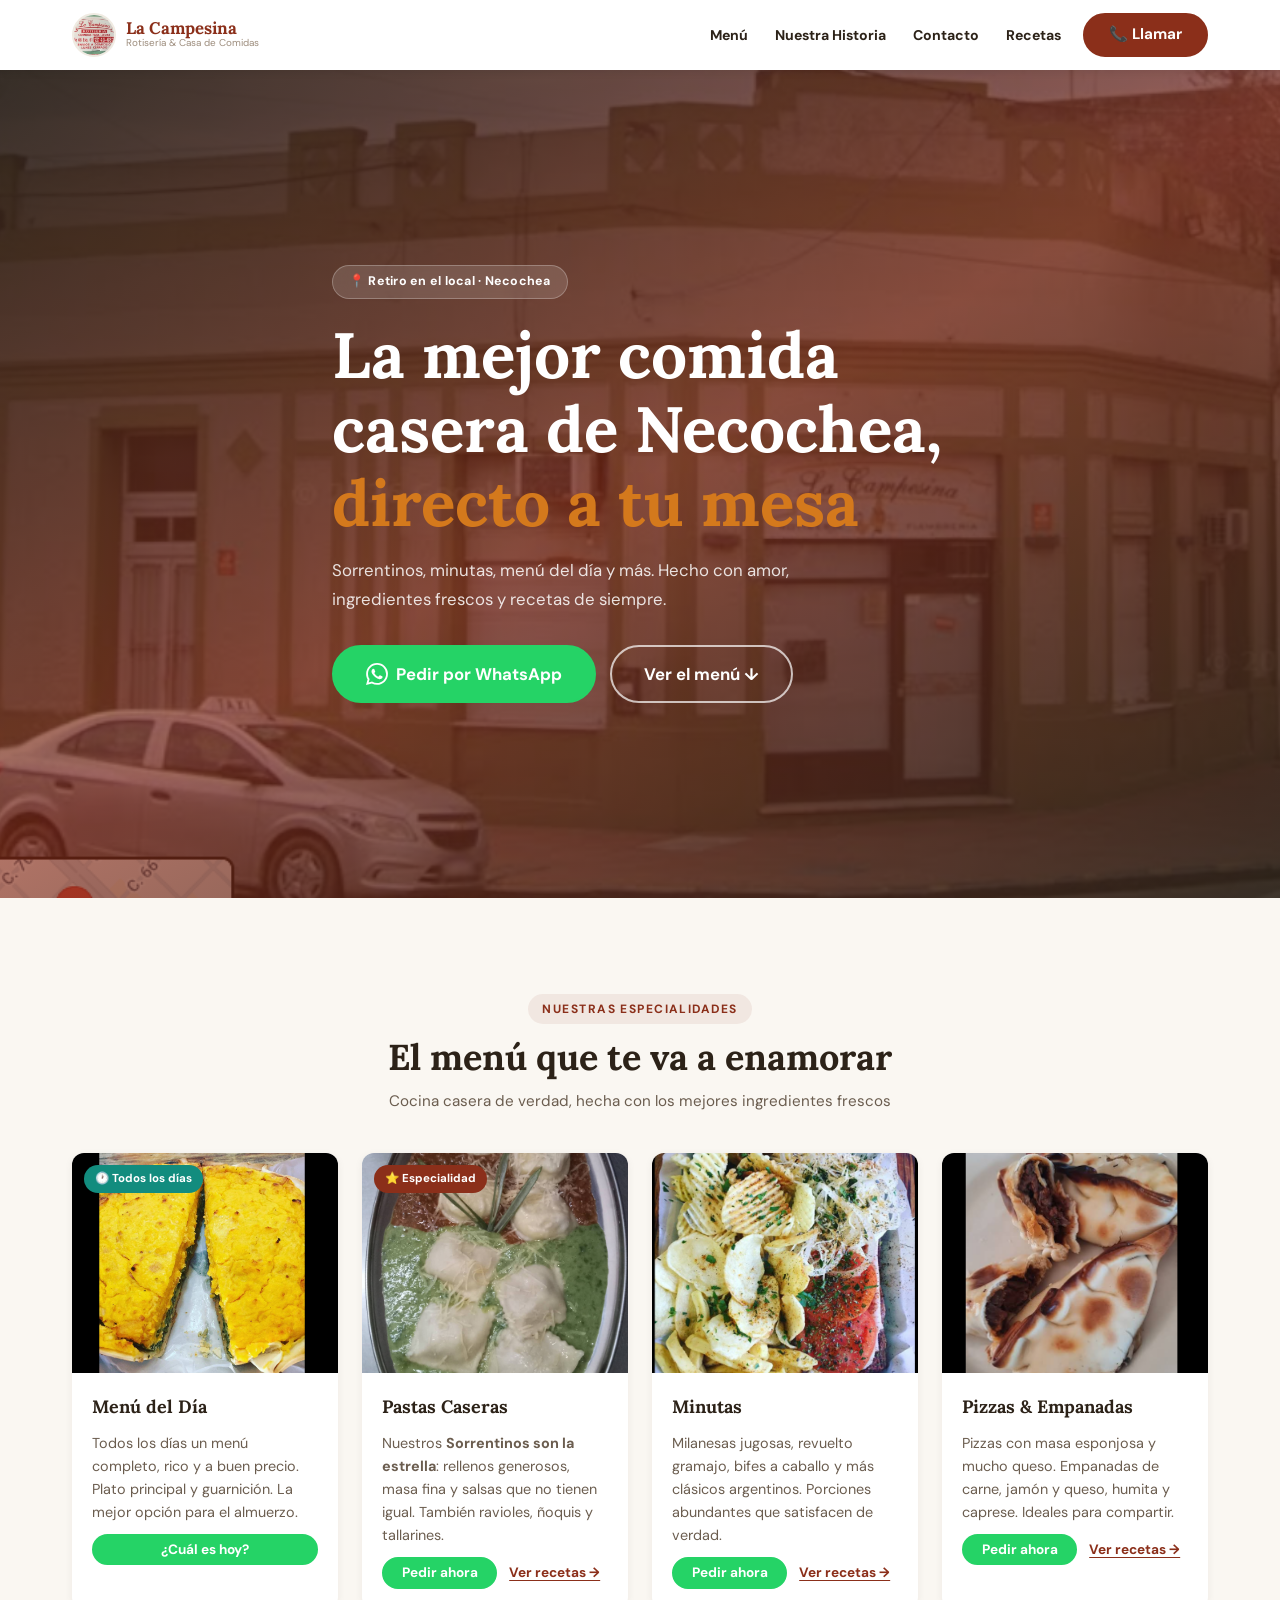
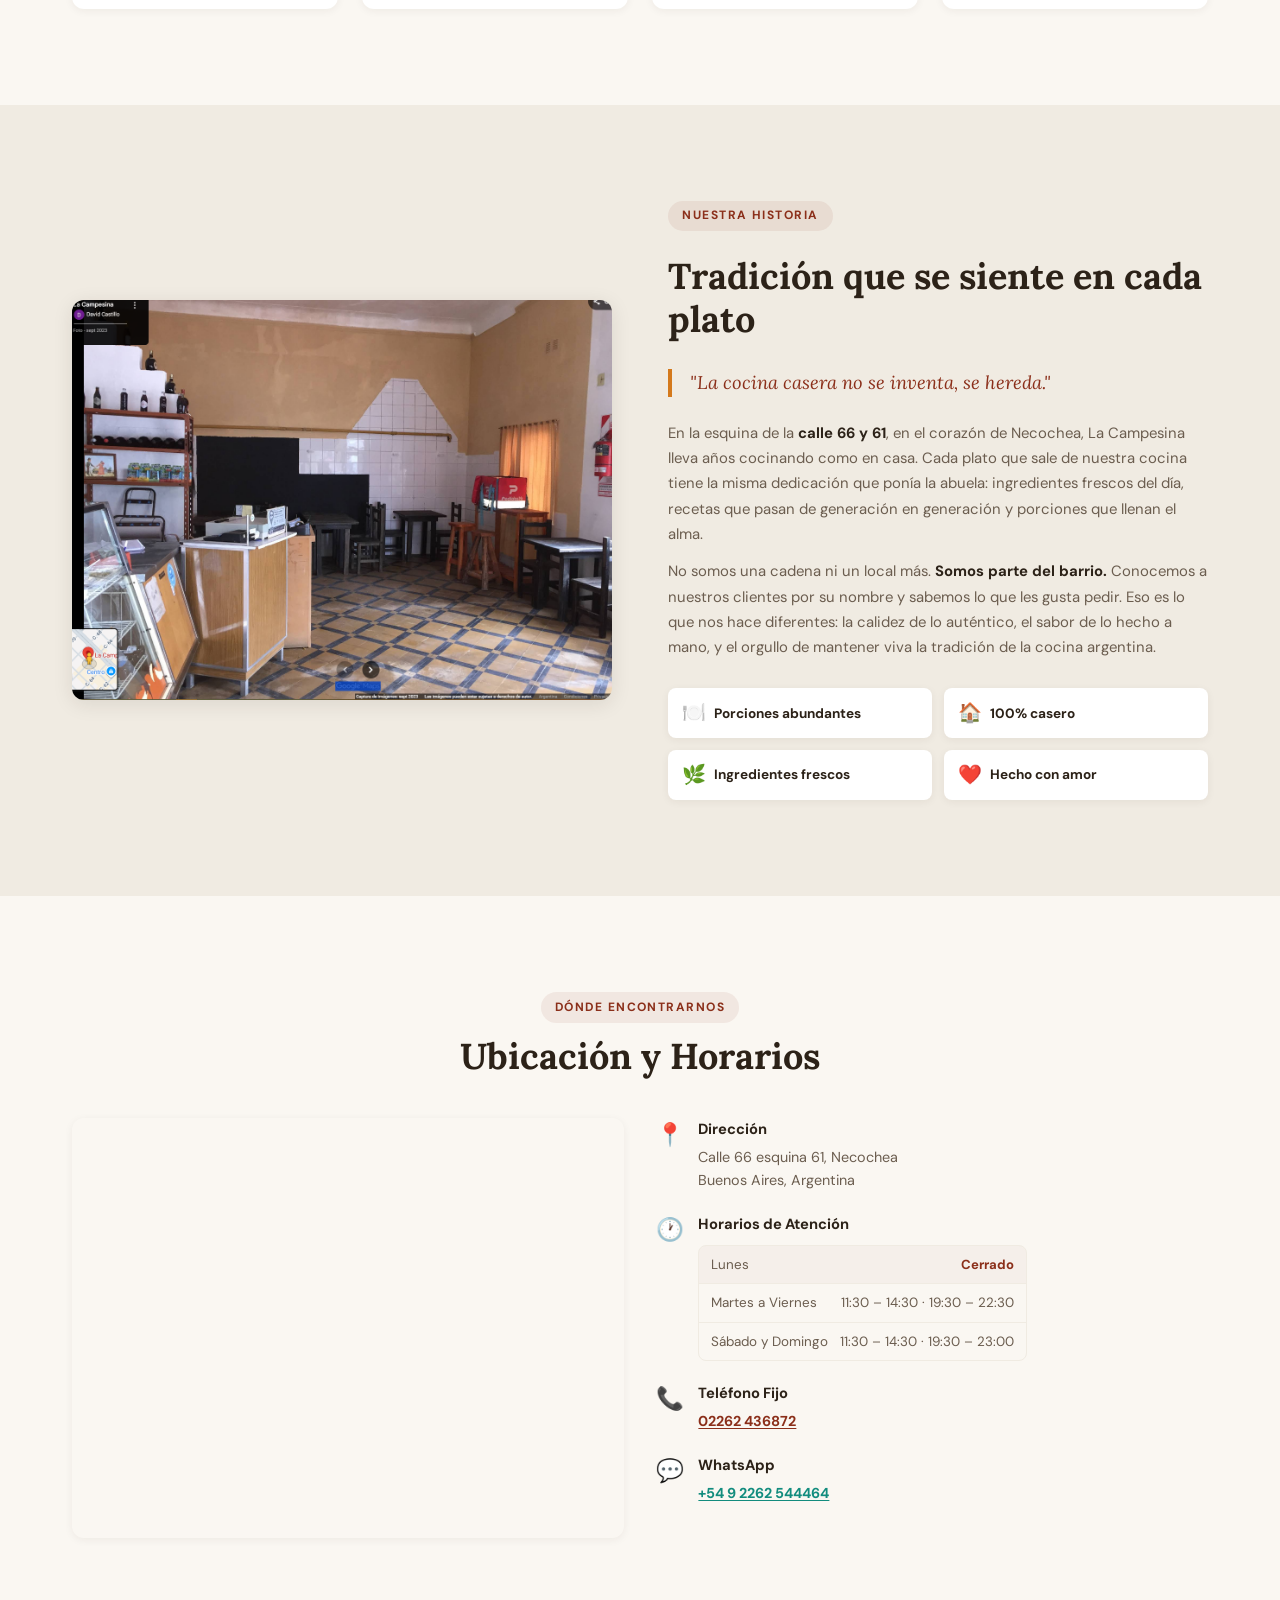
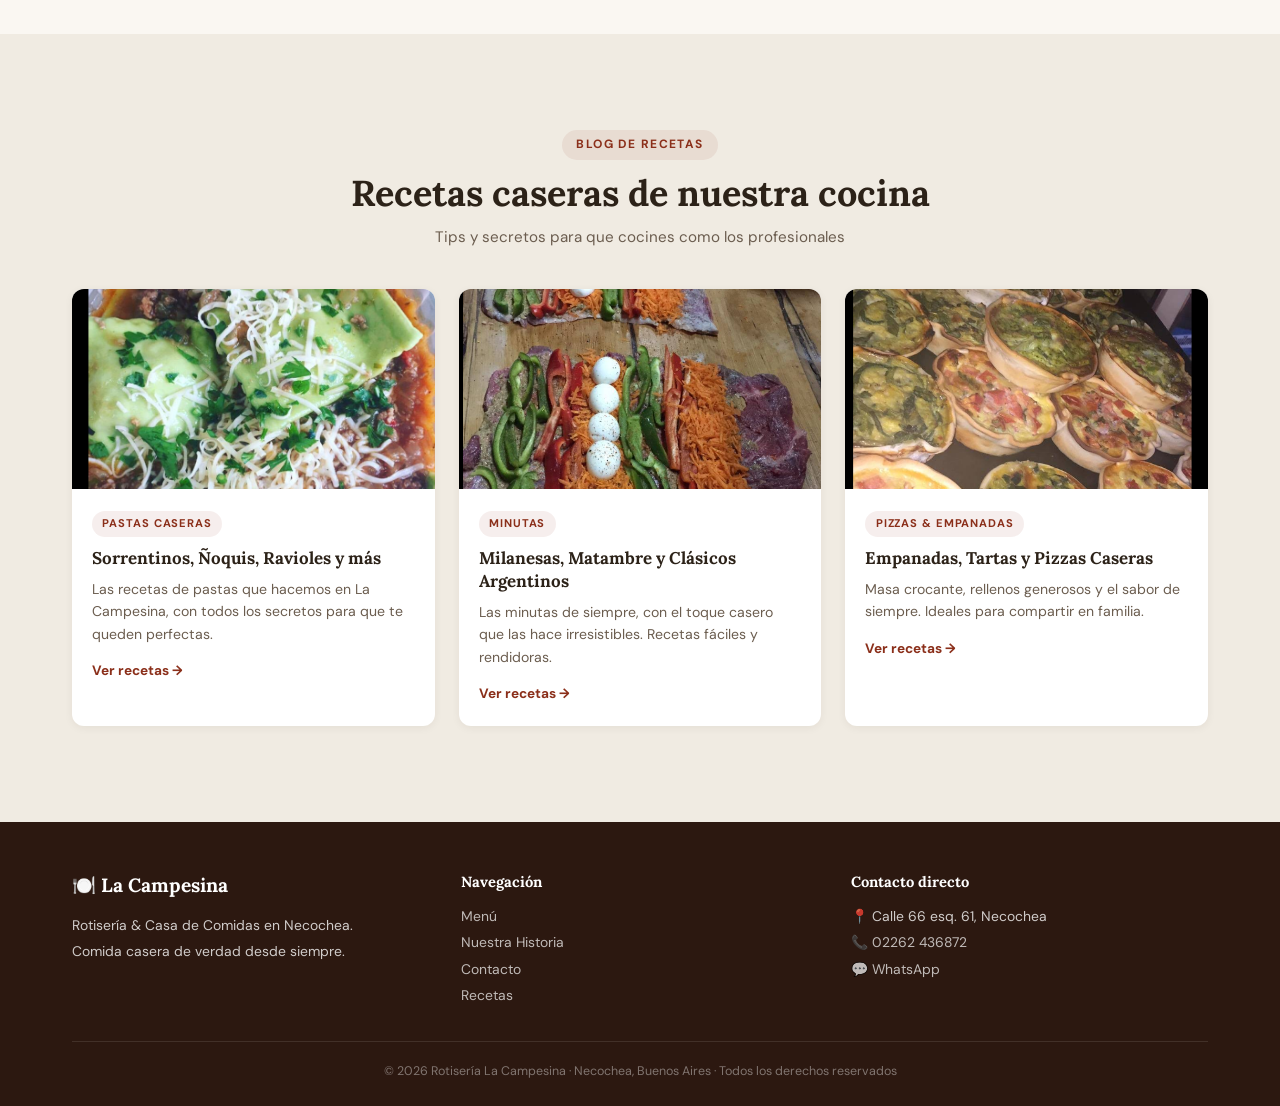
<file: index.html>
<!DOCTYPE html>
<html lang="es">
<head>
  <meta charset="UTF-8">
  <meta name="viewport" content="width=device-width, initial-scale=1.0">

  <!-- ===== SEO LOCAL ===== -->
  <title>Rotisería La Campesina | Comida Casera en Necochea</title>
  <meta name="description" content="Rotisería La Campesina en Necochea. Sorrentinos caseros, minutas, menú del día, pizzas y empanadas. Retiro en el local. ¡Pedí por WhatsApp!">
  <meta name="keywords" content="Rotisería en Necochea, comida casera Necochea, viandas Necochea, take away Necochea, sorrentinos Necochea, minutas Necochea, rotisería Necochea, comida para llevar Necochea">
  <meta name="author" content="Rotisería La Campesina - Necochea">
  <meta name="robots" content="index, follow">

  <!-- Open Graph (para compartir en redes sociales) -->
  <meta property="og:title" content="Rotisería La Campesina | Comida Casera en Necochea">
  <meta property="og:description" content="La mejor comida casera de Necochea. Sorrentinos, minutas, menú del día y pizzas. Retiro en el local.">
  <meta property="og:type" content="website">
  <meta property="og:locale" content="es_AR">

  <!-- Schema.org: SEO Local estructurado -->
  <script type="application/ld+json">
  {
    "@context": "https://schema.org",
    "@type": "Restaurant",
    "name": "Rotisería La Campesina",
    "description": "Rotisería y casa de comidas en Necochea. Sorrentinos caseros, minutas, menú del día, pizzas y empanadas. Retiro en el local.",
    "address": {
      "@type": "PostalAddress",
      "streetAddress": "Calle 66 esquina 61",
      "addressLocality": "Necochea",
      "addressRegion": "Buenos Aires",
      "addressCountry": "AR"
    },
    "telephone": "+5402262436872",
    "openingHoursSpecification": [
      {
        "@type": "OpeningHoursSpecification",
        "dayOfWeek": ["Tuesday","Wednesday","Thursday","Friday"],
        "opens": "11:30",
        "closes": "14:30"
      },
      {
        "@type": "OpeningHoursSpecification",
        "dayOfWeek": ["Tuesday","Wednesday","Thursday","Friday"],
        "opens": "19:30",
        "closes": "22:30"
      },
      {
        "@type": "OpeningHoursSpecification",
        "dayOfWeek": ["Saturday","Sunday"],
        "opens": "11:30",
        "closes": "14:30"
      },
      {
        "@type": "OpeningHoursSpecification",
        "dayOfWeek": ["Saturday","Sunday"],
        "opens": "19:30",
        "closes": "23:00"
      }
    ],
    "servesCuisine": ["Argentine","Italian","Pasta"],
    "priceRange": "$$",
    "hasMap": "https://maps.google.com/?q=Calle+66+esquina+61+Necochea"
  }
  </script>

  <link rel="stylesheet" href="styles.css">
</head>
<body>

  <!-- =====================================================
       HEADER / NAVEGACIÓN
       ===================================================== -->
  <header class="header" id="header">
    <nav class="nav container">

      <!-- Logo con imagen real -->
      <a href="index.html" class="nav__logo">
        <img src="fotos/logo.jpg" alt="Logo Rotisería La Campesina" class="nav__logo-img" width="44" height="44">
        <div>
          <span class="nav__logo-title">La Campesina</span>
          <span class="nav__logo-sub">Rotisería &amp; Casa de Comidas</span>
        </div>
      </a>

      <!-- Botón hamburguesa (visible solo en mobile) -->
      <button class="nav__toggle" id="navToggle" aria-label="Abrir menú de navegación" aria-expanded="false">
        <span></span>
        <span></span>
        <span></span>
      </button>

      <!-- Links de navegación -->
      <ul class="nav__list" id="navList" role="list">
        <li><a href="#menu"       class="nav__link">Menú</a></li>
        <li><a href="#historia"   class="nav__link">Nuestra Historia</a></li>
        <li><a href="#contacto"   class="nav__link">Contacto</a></li>
        <li><a href="#recetas"    class="nav__link">Recetas</a></li>
        <li>
          <a href="tel:02262436872" class="btn btn--primary nav__call" aria-label="Llamar a Rotisería La Campesina">
            📞 Llamar
          </a>
        </li>
      </ul>

    </nav>
  </header>

  <main>

    <!-- =====================================================
         HERO
         ===================================================== -->
    <section class="hero" id="inicio" aria-label="Bienvenida a Rotisería La Campesina">

      <div class="hero__overlay" aria-hidden="true"></div>

      <div class="hero__content container">
        <span class="hero__badge">📍 Retiro en el local · Necochea</span>

        <h1 class="hero__title">
          La mejor comida casera de Necochea,
          <span class="hero__highlight">directo a tu mesa</span>
        </h1>

        <p class="hero__subtitle">
          Sorrentinos, minutas, menú del día y más. Hecho con amor,
          ingredientes frescos y recetas de siempre.
        </p>

        <div class="hero__actions">
          <a href="https://wa.me/5492262544464?text=Hola!%20Quer%C3%ADa%20consultar%20el%20men%C3%BA"
             class="btn btn--whatsapp btn--large"
             target="_blank"
             rel="noopener noreferrer"
             aria-label="Pedir comida por WhatsApp a Rotisería La Campesina en Necochea">
            <svg width="22" height="22" viewBox="0 0 24 24" fill="currentColor" aria-hidden="true" focusable="false">
              <path d="M17.472 14.382c-.297-.149-1.758-.867-2.03-.967-.273-.099-.471-.148-.67.15-.197.297-.767.966-.94 1.164-.173.199-.347.223-.644.075-.297-.15-1.255-.463-2.39-1.475-.883-.788-1.48-1.761-1.653-2.059-.173-.297-.018-.458.13-.606.134-.133.298-.347.446-.52.149-.174.198-.298.298-.497.099-.198.05-.371-.025-.52-.075-.149-.669-1.612-.916-2.207-.242-.579-.487-.5-.669-.51-.173-.008-.371-.01-.57-.01-.198 0-.52.074-.792.372-.272.297-1.04 1.016-1.04 2.479 0 1.462 1.065 2.875 1.213 3.074.149.198 2.096 3.2 5.077 4.487.709.306 1.262.489 1.694.625.712.227 1.36.195 1.871.118.571-.085 1.758-.719 2.006-1.413.248-.694.248-1.289.173-1.413-.074-.124-.272-.198-.57-.347m-5.421 7.403h-.004a9.87 9.87 0 01-5.031-1.378l-.361-.214-3.741.982.998-3.648-.235-.374a9.86 9.86 0 01-1.51-5.26c.001-5.45 4.436-9.884 9.888-9.884 2.64 0 5.122 1.03 6.988 2.898a9.825 9.825 0 012.893 6.994c-.003 5.45-4.437 9.884-9.885 9.884m8.413-18.297A11.815 11.815 0 0012.05 0C5.495 0 .16 5.335.157 11.892c0 2.096.547 4.142 1.588 5.945L.057 24l6.305-1.654a11.882 11.882 0 005.683 1.448h.005c6.554 0 11.89-5.335 11.893-11.893a11.821 11.821 0 00-3.48-8.413z"/>
            </svg>
            Pedir por WhatsApp
          </a>

          <a href="#menu" class="btn btn--outline btn--large">
            Ver el menú ↓
          </a>
        </div>
      </div>

    </section>


    <!-- =====================================================
         MENÚ DESTACADO (Menú del Día PRIMERO)
         ===================================================== -->
    <section class="menu-section section" id="menu" aria-labelledby="menu-title">
      <div class="container">

        <div class="section__header fade-in">
          <span class="section__tag">Nuestras Especialidades</span>
          <h2 class="section__title" id="menu-title">El menú que te va a enamorar</h2>
          <p class="section__subtitle">Cocina casera de verdad, hecha con los mejores ingredientes frescos</p>
        </div>

        <div class="cards-grid">

          <!-- Tarjeta 1: Menú del Día (PRIMERO) -->
          <article class="card fade-in" aria-label="Menú del día">
            <div class="card__img-wrapper">
              <img
                src="fotos/Screenshot_4.png"
                alt="Menú del día completo — tarta de espinaca casera en Rotisería La Campesina Necochea"
                class="card__img"
                loading="lazy"
                width="600" height="400">
              <span class="card__badge card__badge--green">🕐 Todos los días</span>
            </div>
            <div class="card__body">
              <h3 class="card__title">Menú del Día</h3>
              <p class="card__desc">
                Todos los días un menú completo, rico y a buen precio. Plato principal
                y guarnición. La mejor opción para el almuerzo.
              </p>
              <a href="https://wa.me/5492262544464?text=Hola!%20%C2%BFCu%C3%A1l+es+el+men%C3%BA+de+hoy%3F"
                 class="btn btn--whatsapp btn--small" target="_blank" rel="noopener noreferrer"
                 aria-label="Consultar menú del día por WhatsApp">¿Cuál es hoy?</a>
            </div>
          </article>

          <!-- Tarjeta 2: Pastas Caseras -->
          <article class="card fade-in" aria-label="Pastas Caseras y Sorrentinos">
            <div class="card__img-wrapper">
              <img
                src="fotos/Screenshot_6.png"
                alt="Sorrentinos y pastas caseras con salsa en Rotisería La Campesina, Necochea"
                class="card__img"
                loading="lazy"
                width="600" height="400">
              <span class="card__badge">⭐ Especialidad</span>
            </div>
            <div class="card__body">
              <h3 class="card__title">Pastas Caseras</h3>
              <p class="card__desc">
                Nuestros <strong>Sorrentinos son la estrella</strong>: rellenos generosos,
                masa fina y salsas que no tienen igual. También ravioles, ñoquis y tallarines.
              </p>
              <div class="card__actions">
                <a href="https://wa.me/5492262544464?text=Hola!%20Quer%C3%ADa%20pedir%20pastas%20caseras"
                   class="btn btn--whatsapp btn--small" target="_blank" rel="noopener noreferrer"
                   aria-label="Pedir pastas caseras por WhatsApp">Pedir ahora</a>
                <a href="pastas.html" class="card__link">Ver recetas →</a>
              </div>
            </div>
          </article>

          <!-- Tarjeta 3: Minutas -->
          <article class="card fade-in" aria-label="Minutas y milanesas">
            <div class="card__img-wrapper">
              <img
                src="fotos/Screenshot_1.png"
                alt="Milanesa con papas fritas casera en Rotisería La Campesina Necochea"
                class="card__img"
                loading="lazy"
                width="600" height="400">
            </div>
            <div class="card__body">
              <h3 class="card__title">Minutas</h3>
              <p class="card__desc">
                Milanesas jugosas, revuelto gramajo, bifes a caballo y más clásicos argentinos.
                Porciones abundantes que satisfacen de verdad.
              </p>
              <div class="card__actions">
                <a href="https://wa.me/5492262544464?text=Hola!%20Quer%C3%ADa%20pedir%20minutas"
                   class="btn btn--whatsapp btn--small" target="_blank" rel="noopener noreferrer"
                   aria-label="Pedir minutas por WhatsApp">Pedir ahora</a>
                <a href="minutas.html" class="card__link">Ver recetas →</a>
              </div>
            </div>
          </article>

          <!-- Tarjeta 4: Pizzas y Empanadas -->
          <article class="card fade-in" aria-label="Pizzas y empanadas">
            <div class="card__img-wrapper">
              <img
                src="fotos/Screenshot_9.png"
                alt="Empanadas de carne caseras en Rotisería La Campesina Necochea"
                class="card__img"
                loading="lazy"
                width="600" height="400">
            </div>
            <div class="card__body">
              <h3 class="card__title">Pizzas &amp; Empanadas</h3>
              <p class="card__desc">
                Pizzas con masa esponjosa y mucho queso. Empanadas de carne, jamón y queso,
                humita y caprese. Ideales para compartir.
              </p>
              <div class="card__actions">
                <a href="https://wa.me/5492262544464?text=Hola!%20Quer%C3%ADa%20pedir%20pizzas%20o%20empanadas"
                   class="btn btn--whatsapp btn--small" target="_blank" rel="noopener noreferrer"
                   aria-label="Pedir pizzas o empanadas por WhatsApp">Pedir ahora</a>
                <a href="pizzas-empanadas.html" class="card__link">Ver recetas →</a>
              </div>
            </div>
          </article>

        </div>
      </div>
    </section>


    <!-- =====================================================
         NUESTRA HISTORIA / TRADICIÓN
         ===================================================== -->
    <section class="historia section" id="historia" aria-labelledby="historia-title">
      <div class="container">

        <div class="historia__grid">

          <!-- Imagen del local -->
          <div class="historia__img-wrapper fade-in">
            <img
              src="fotos/adentro.png"
              alt="Interior de Rotisería La Campesina en Necochea — mostrador, estantes con productos y mesas"
              class="historia__img"
              loading="lazy"
              width="800" height="600">
          </div>

          <!-- Texto -->
          <div class="historia__text fade-in">
            <span class="section__tag">Nuestra Historia</span>
            <h2 class="section__title" id="historia-title">Tradición que se siente en cada plato</h2>

            <blockquote class="historia__quote">
              "La cocina casera no se inventa, se hereda."
            </blockquote>

            <p>
              En la esquina de la <strong>calle 66 y 61</strong>, en el corazón de Necochea,
              La Campesina lleva años cocinando como en casa. Cada plato que sale de nuestra
              cocina tiene la misma dedicación que ponía la abuela: ingredientes frescos del día,
              recetas que pasan de generación en generación y porciones que llenan el alma.
            </p>

            <p>
              No somos una cadena ni un local más. <strong>Somos parte del barrio.</strong>
              Conocemos a nuestros clientes por su nombre y sabemos lo que les gusta pedir.
              Eso es lo que nos hace diferentes: la calidez de lo auténtico, el sabor de lo
              hecho a mano, y el orgullo de mantener viva la tradición de la cocina argentina.
            </p>

            <div class="historia__values">
              <div class="historia__value">
                <span class="historia__value-icon" aria-hidden="true">🍽️</span>
                <span>Porciones abundantes</span>
              </div>
              <div class="historia__value">
                <span class="historia__value-icon" aria-hidden="true">🏠</span>
                <span>100% casero</span>
              </div>
              <div class="historia__value">
                <span class="historia__value-icon" aria-hidden="true">🌿</span>
                <span>Ingredientes frescos</span>
              </div>
              <div class="historia__value">
                <span class="historia__value-icon" aria-hidden="true">❤️</span>
                <span>Hecho con amor</span>
              </div>
            </div>
          </div>

        </div>
      </div>
    </section>


    <!-- =====================================================
         CONTACTO Y UBICACIÓN
         ===================================================== -->
    <section class="contact section" id="contacto" aria-labelledby="contacto-title">
      <div class="container">

        <div class="section__header fade-in">
          <span class="section__tag">Dónde encontrarnos</span>
          <h2 class="section__title" id="contacto-title">Ubicación y Horarios</h2>
        </div>

        <div class="contact__grid">

          <!-- Mapa Google Maps -->
          <div class="contact__map fade-in">
            <iframe
              src="https://www.google.com/maps/embed?pb=!1m18!1m12!1m3!1d3175.0!2d-58.7445!3d-38.5545!2m3!1f0!2f0!3f0!3m2!1i1024!2i768!4f13.1!3m3!1m2!1s0x0%3A0x0!2sNecochea%2C+Buenos+Aires!5e0!3m2!1ses!2sar!4v1234567890"
              width="100%"
              height="350"
              style="border:0;"
              allowfullscreen=""
              loading="lazy"
              referrerpolicy="no-referrer-when-downgrade"
              title="Ubicación de Rotisería La Campesina en Necochea, Calle 66 esquina 61"
              aria-label="Mapa Google Maps mostrando la ubicación de Rotisería La Campesina en Necochea">
            </iframe>
          </div>

          <!-- Info de contacto -->
          <div class="contact__info fade-in">

            <div class="contact__item">
              <span class="contact__icon" aria-hidden="true">📍</span>
              <div>
                <strong>Dirección</strong>
                <p>Calle 66 esquina 61, Necochea<br>Buenos Aires, Argentina</p>
              </div>
            </div>

            <div class="contact__item">
              <span class="contact__icon" aria-hidden="true">🕐</span>
              <div>
                <strong>Horarios de Atención</strong>
                <ul class="horarios" aria-label="Tabla de horarios de atención">
                  <li class="horarios__item horarios__item--closed">
                    <span>Lunes</span>
                    <span class="cerrado">Cerrado</span>
                  </li>
                  <li class="horarios__item">
                    <span>Martes a Viernes</span>
                    <span>11:30 – 14:30 · 19:30 – 22:30</span>
                  </li>
                  <li class="horarios__item">
                    <span>Sábado y Domingo</span>
                    <span>11:30 – 14:30 · 19:30 – 23:00</span>
                  </li>
                </ul>
              </div>
            </div>

            <div class="contact__item">
              <span class="contact__icon" aria-hidden="true">📞</span>
              <div>
                <strong>Teléfono Fijo</strong>
                <p><a href="tel:02262436872" class="contact__link">02262 436872</a></p>
              </div>
            </div>

            <div class="contact__item">
              <span class="contact__icon" aria-hidden="true">💬</span>
              <div>
                <strong>WhatsApp</strong>
                <p>
                  <a href="https://wa.me/5492262544464?text=Hola!%20Quer%C3%ADa%20consultar%20el%20men%C3%BA"
                     class="contact__link contact__link--whatsapp"
                     target="_blank" rel="noopener noreferrer"
                     aria-label="Abrir chat de WhatsApp con Rotisería La Campesina">
                    +54 9 2262 544464
                  </a>
                </p>
              </div>
            </div>

          </div>
        </div>
      </div>
    </section>


    <!-- =====================================================
         RECETAS (Preview cards que linkean a páginas separadas)
         ===================================================== -->
    <section class="recetas-preview section" id="recetas" aria-labelledby="recetas-title">
      <div class="container">

        <div class="section__header fade-in">
          <span class="section__tag">Blog de Recetas</span>
          <h2 class="section__title" id="recetas-title">Recetas caseras de nuestra cocina</h2>
          <p class="section__subtitle">Tips y secretos para que cocines como los profesionales</p>
        </div>

        <div class="recetas-grid">

          <!-- Preview: Pastas -->
          <a href="pastas.html" class="receta-preview fade-in" aria-label="Ver recetas de pastas caseras">
            <div class="receta-preview__img-wrapper">
              <img
                src="fotos/Screenshot_3.png"
                alt="Ravioles verdes caseros con tuco y queso rallado"
                class="receta-preview__img"
                loading="lazy"
                width="600" height="350">
            </div>
            <div class="receta-preview__body">
              <span class="receta-preview__tag">Pastas Caseras</span>
              <h3 class="receta-preview__title">Sorrentinos, Ñoquis, Ravioles y más</h3>
              <p class="receta-preview__excerpt">
                Las recetas de pastas que hacemos en La Campesina, con todos los secretos para que te queden perfectas.
              </p>
              <span class="receta-preview__cta">Ver recetas →</span>
            </div>
          </a>

          <!-- Preview: Minutas -->
          <a href="minutas.html" class="receta-preview fade-in" aria-label="Ver recetas de minutas">
            <div class="receta-preview__img-wrapper">
              <img
                src="fotos/Screenshot_5.png"
                alt="Matambre relleno con huevo, morrón y zanahoria en preparación"
                class="receta-preview__img"
                loading="lazy"
                width="600" height="350">
            </div>
            <div class="receta-preview__body">
              <span class="receta-preview__tag">Minutas</span>
              <h3 class="receta-preview__title">Milanesas, Matambre y Clásicos Argentinos</h3>
              <p class="receta-preview__excerpt">
                Las minutas de siempre, con el toque casero que las hace irresistibles. Recetas fáciles y rendidoras.
              </p>
              <span class="receta-preview__cta">Ver recetas →</span>
            </div>
          </a>

          <!-- Preview: Pizzas y Empanadas -->
          <a href="pizzas-empanadas.html" class="receta-preview fade-in" aria-label="Ver recetas de pizzas y empanadas">
            <div class="receta-preview__img-wrapper">
              <img
                src="fotos/Screenshot_10.png"
                alt="Tartas y tarteletas caseras variadas de jamón, queso y verdura"
                class="receta-preview__img"
                loading="lazy"
                width="600" height="350">
            </div>
            <div class="receta-preview__body">
              <span class="receta-preview__tag">Pizzas &amp; Empanadas</span>
              <h3 class="receta-preview__title">Empanadas, Tartas y Pizzas Caseras</h3>
              <p class="receta-preview__excerpt">
                Masa crocante, rellenos generosos y el sabor de siempre. Ideales para compartir en familia.
              </p>
              <span class="receta-preview__cta">Ver recetas →</span>
            </div>
          </a>

        </div>
      </div>
    </section>

  </main>


  <!-- =====================================================
       FOOTER
       ===================================================== -->
  <footer class="footer">
    <div class="container">
      <div class="footer__grid">

        <div class="footer__brand">
          <span class="footer__logo">🍽️ La Campesina</span>
          <p>Rotisería &amp; Casa de Comidas en Necochea.<br>Comida casera de verdad desde siempre.</p>
        </div>

        <div class="footer__links">
          <h4>Navegación</h4>
          <ul role="list">
            <li><a href="#menu">Menú</a></li>
            <li><a href="#historia">Nuestra Historia</a></li>
            <li><a href="#contacto">Contacto</a></li>
            <li><a href="#recetas">Recetas</a></li>
          </ul>
        </div>

        <div class="footer__contact">
          <h4>Contacto directo</h4>
          <p>📍 Calle 66 esq. 61, Necochea</p>
          <p>📞 <a href="tel:02262436872">02262 436872</a></p>
          <p>
            <a href="https://wa.me/5492262544464?text=Hola!%20Quer%C3%ADa%20consultar%20el%20men%C3%BA"
               target="_blank" rel="noopener noreferrer"
               aria-label="Abrir WhatsApp de Rotisería La Campesina">💬 WhatsApp</a>
          </p>
        </div>

      </div>

      <div class="footer__bottom">
        <p>&copy; <span id="footer-year">2026</span> Rotisería La Campesina · Necochea, Buenos Aires · Todos los derechos reservados</p>
      </div>
    </div>
  </footer>


  <!-- =====================================================
       BOTÓN FLOTANTE WHATSAPP
       ===================================================== -->
  <a href="https://wa.me/5492262544464?text=Hola!%20Quer%C3%ADa%20consultar%20el%20men%C3%BA"
     class="whatsapp-float"
     target="_blank"
     rel="noopener noreferrer"
     aria-label="Contactar a Rotisería La Campesina por WhatsApp">
    <svg width="30" height="30" viewBox="0 0 24 24" fill="white" aria-hidden="true" focusable="false">
      <path d="M17.472 14.382c-.297-.149-1.758-.867-2.03-.967-.273-.099-.471-.148-.67.15-.197.297-.767.966-.94 1.164-.173.199-.347.223-.644.075-.297-.15-1.255-.463-2.39-1.475-.883-.788-1.48-1.761-1.653-2.059-.173-.297-.018-.458.13-.606.134-.133.298-.347.446-.52.149-.174.198-.298.298-.497.099-.198.05-.371-.025-.52-.075-.149-.669-1.612-.916-2.207-.242-.579-.487-.5-.669-.51-.173-.008-.371-.01-.57-.01-.198 0-.52.074-.792.372-.272.297-1.04 1.016-1.04 2.479 0 1.462 1.065 2.875 1.213 3.074.149.198 2.096 3.2 5.077 4.487.709.306 1.262.489 1.694.625.712.227 1.36.195 1.871.118.571-.085 1.758-.719 2.006-1.413.248-.694.248-1.289.173-1.413-.074-.124-.272-.198-.57-.347m-5.421 7.403h-.004a9.87 9.87 0 01-5.031-1.378l-.361-.214-3.741.982.998-3.648-.235-.374a9.86 9.86 0 01-1.51-5.26c.001-5.45 4.436-9.884 9.888-9.884 2.64 0 5.122 1.03 6.988 2.898a9.825 9.825 0 012.893 6.994c-.003 5.45-4.437 9.884-9.885 9.884m8.413-18.297A11.815 11.815 0 0012.05 0C5.495 0 .16 5.335.157 11.892c0 2.096.547 4.142 1.588 5.945L.057 24l6.305-1.654a11.882 11.882 0 005.683 1.448h.005c6.554 0 11.89-5.335 11.893-11.893a11.821 11.821 0 00-3.48-8.413z"/>
    </svg>
    <span class="whatsapp-float__tooltip" aria-hidden="true">¡Pedí ahora!</span>
  </a>

  <script src="script.js"></script>
</body>
</html>
</file>
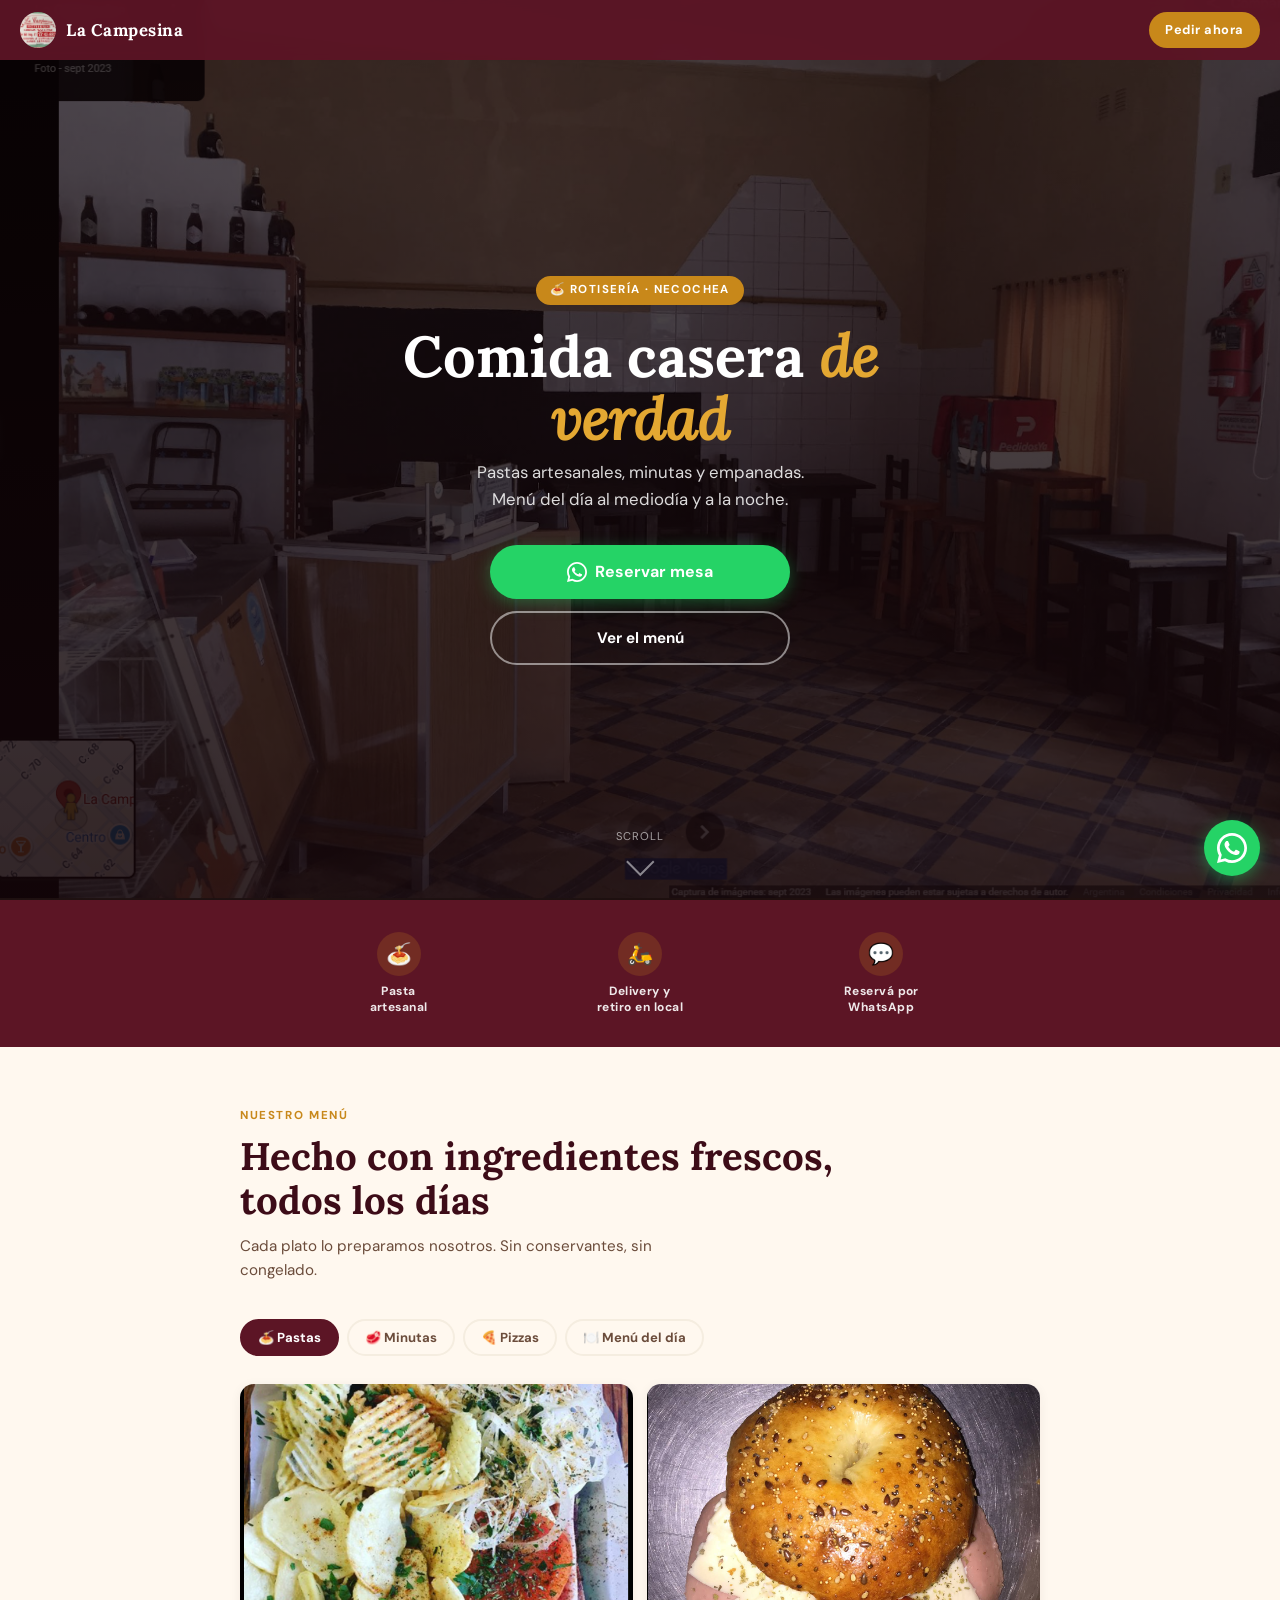
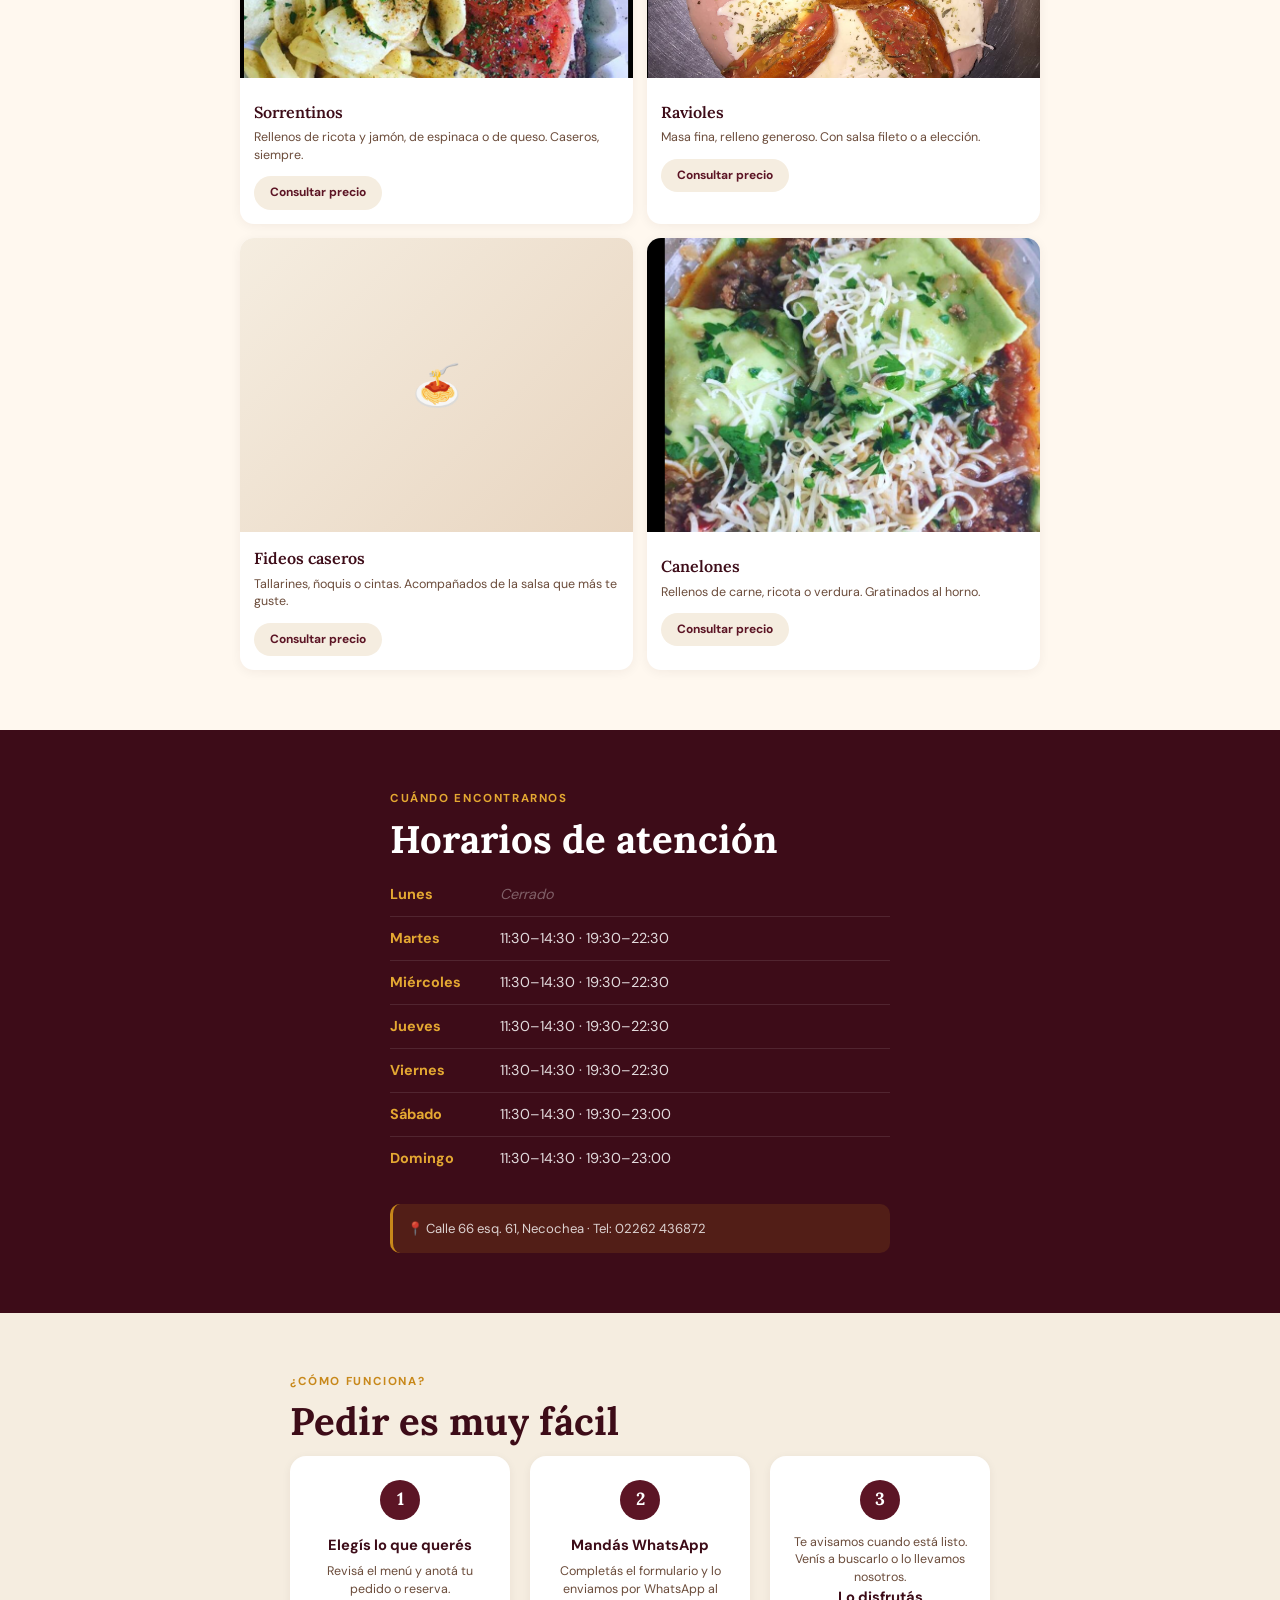
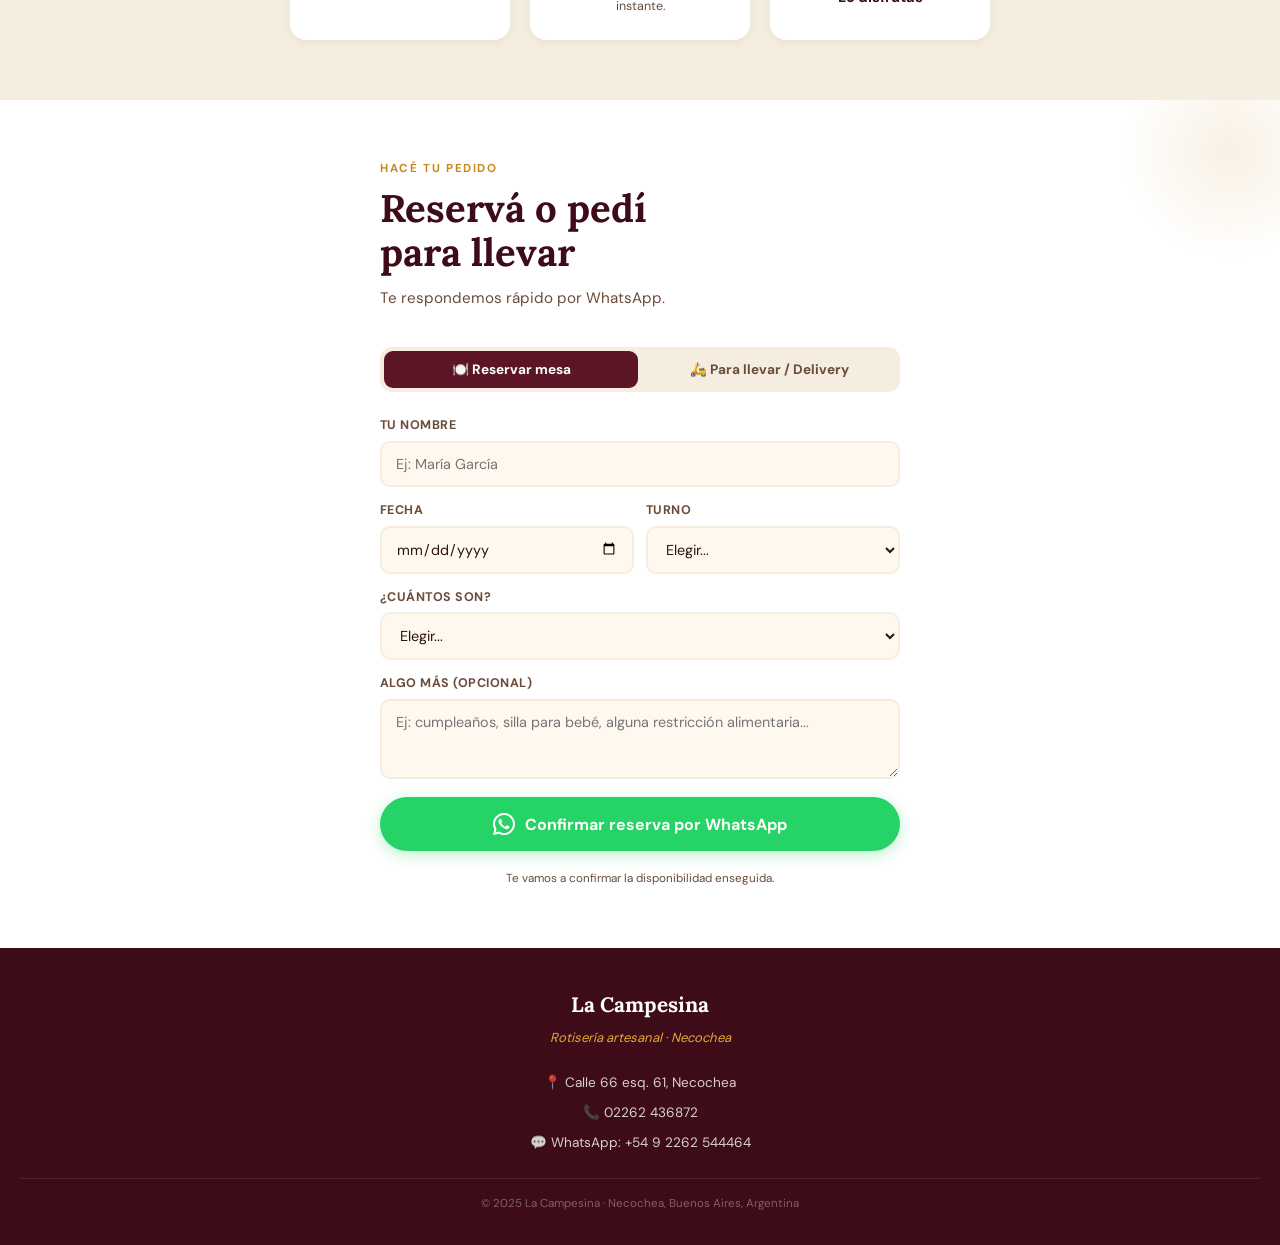
<file: landing/index.html>
<!DOCTYPE html>
<html lang="es">
<head>
  <meta charset="UTF-8">
  <meta name="viewport" content="width=device-width, initial-scale=1.0">
  <meta name="description" content="La Campesina — Rotisería artesanal en Necochea. Pastas caseras, minutas, pizzas y empanadas. Reservá mesa o pedí para llevar por WhatsApp.">
  <meta name="theme-color" content="#5C1525">
  <title>La Campesina — Rotisería · Necochea</title>
  <style>
    @font-face { font-family: 'Lora'; src: url('../fonts/lora-regular.ttf'); font-weight: 400; }
    @font-face { font-family: 'Lora'; src: url('../fonts/lora-semibold.ttf'); font-weight: 600; }
    @font-face { font-family: 'Lora'; src: url('../fonts/lora-bold.ttf'); font-weight: 700; }
    @font-face { font-family: 'Lora'; src: url('../fonts/lora-italic.ttf'); font-style: italic; }
    @font-face { font-family: 'DM Sans'; src: url('../fonts/dmsans-regular.ttf'); font-weight: 400; }
    @font-face { font-family: 'DM Sans'; src: url('../fonts/dmsans-medium.ttf'); font-weight: 500; }
    @font-face { font-family: 'DM Sans'; src: url('../fonts/dmsans-bold.ttf'); font-weight: 700; }

    *, *::before, *::after { box-sizing: border-box; margin: 0; padding: 0; }

    :root {
      --bordo: #5C1525;
      --bordo-dark: #3D0C18;
      --bordo-light: #7A2038;
      --gold: #C8881A;
      --gold-light: #E4A832;
      --cream: #FFF8EF;
      --cream-dark: #F5EDE0;
      --text: #2C1508;
      --text-muted: #6B4C3B;
      --white: #FFFFFF;
    }

    html { scroll-behavior: smooth; }

    body {
      font-family: 'DM Sans', Georgia, sans-serif;
      background: var(--cream);
      color: var(--text);
      line-height: 1.6;
    }

    /* ── HEADER ─────────────────────────────────────── */
    .site-header {
      position: fixed;
      top: 0; left: 0; right: 0;
      z-index: 100;
      background: rgba(92, 21, 37, 0.95);
      backdrop-filter: blur(8px);
      padding: 12px 20px;
      display: flex;
      align-items: center;
      justify-content: space-between;
    }

    .header-logo {
      display: flex;
      align-items: center;
      gap: 10px;
      text-decoration: none;
    }

    .header-logo img {
      width: 36px;
      height: 36px;
      border-radius: 50%;
      object-fit: cover;
    }

    .header-logo span {
      font-family: 'Lora', serif;
      font-weight: 700;
      font-size: 1.05rem;
      color: var(--white);
      letter-spacing: 0.03em;
    }

    .header-cta {
      background: var(--gold);
      color: var(--white);
      padding: 8px 16px;
      border-radius: 24px;
      font-family: 'DM Sans', sans-serif;
      font-weight: 700;
      font-size: 0.8rem;
      text-decoration: none;
      letter-spacing: 0.04em;
      transition: background 0.2s;
    }

    .header-cta:hover { background: var(--gold-light); }

    /* ── HERO ────────────────────────────────────────── */
    .hero {
      min-height: 100svh;
      position: relative;
      display: flex;
      flex-direction: column;
      align-items: center;
      justify-content: center;
      text-align: center;
      padding: 100px 24px 60px;
      overflow: hidden;
    }

    .hero-bg {
      position: absolute;
      inset: 0;
      background-image: url('../fotos/adentro.png');
      background-size: cover;
      background-position: center;
      filter: brightness(0.45) saturate(0.8);
    }

    .hero-bg::after {
      content: '';
      position: absolute;
      inset: 0;
      background: linear-gradient(to bottom, rgba(61,12,24,0.3) 0%, rgba(61,12,24,0.7) 100%);
    }

    .hero-content { position: relative; z-index: 1; max-width: 520px; }

    .hero-badge {
      display: inline-block;
      background: var(--gold);
      color: var(--white);
      font-size: 0.72rem;
      font-weight: 700;
      letter-spacing: 0.12em;
      padding: 5px 14px;
      border-radius: 20px;
      margin-bottom: 20px;
      text-transform: uppercase;
    }

    .hero h1 {
      font-family: 'Lora', serif;
      font-weight: 700;
      font-size: clamp(2.4rem, 8vw, 3.6rem);
      color: var(--white);
      line-height: 1.1;
      margin-bottom: 8px;
    }

    .hero h1 em {
      font-style: italic;
      color: var(--gold-light);
    }

    .hero-sub {
      font-size: 1.05rem;
      color: rgba(255,255,255,0.85);
      margin-bottom: 32px;
      font-weight: 400;
    }

    .hero-actions {
      display: flex;
      flex-direction: column;
      gap: 12px;
      align-items: center;
    }

    .btn-primary {
      display: inline-flex;
      align-items: center;
      gap: 8px;
      background: #25D366;
      color: var(--white);
      padding: 14px 28px;
      border-radius: 32px;
      font-weight: 700;
      font-size: 1rem;
      text-decoration: none;
      box-shadow: 0 4px 16px rgba(37, 211, 102, 0.35);
      transition: transform 0.15s, box-shadow 0.15s;
      width: 100%;
      max-width: 300px;
      justify-content: center;
    }

    .btn-primary:hover { transform: translateY(-2px); box-shadow: 0 6px 20px rgba(37,211,102,0.45); }

    .btn-secondary {
      display: inline-flex;
      align-items: center;
      gap: 8px;
      background: transparent;
      color: var(--white);
      padding: 13px 28px;
      border-radius: 32px;
      border: 2px solid rgba(255,255,255,0.5);
      font-weight: 600;
      font-size: 0.95rem;
      text-decoration: none;
      transition: border-color 0.15s, background 0.15s;
      width: 100%;
      max-width: 300px;
      justify-content: center;
    }

    .btn-secondary:hover { border-color: var(--white); background: rgba(255,255,255,0.1); }

    .hero-scroll {
      position: absolute;
      bottom: 28px;
      left: 50%;
      transform: translateX(-50%);
      z-index: 1;
      display: flex;
      flex-direction: column;
      align-items: center;
      gap: 6px;
      color: rgba(255,255,255,0.6);
      font-size: 0.7rem;
      letter-spacing: 0.08em;
      text-transform: uppercase;
    }

    .scroll-arrow {
      width: 20px;
      height: 20px;
      border-right: 2px solid rgba(255,255,255,0.5);
      border-bottom: 2px solid rgba(255,255,255,0.5);
      transform: rotate(45deg);
      animation: bounce 1.5s ease-in-out infinite;
    }

    @keyframes bounce { 0%,100% { transform: rotate(45deg) translateY(0); } 50% { transform: rotate(45deg) translateY(4px); } }

    /* ── BENEFITS STRIP ─────────────────────────────── */
    .benefits {
      background: var(--bordo);
      padding: 32px 20px;
    }

    .benefits-grid {
      max-width: 700px;
      margin: 0 auto;
      display: grid;
      grid-template-columns: repeat(3, 1fr);
      gap: 24px;
      text-align: center;
    }

    .benefit-item { display: flex; flex-direction: column; align-items: center; gap: 8px; }

    .benefit-icon {
      width: 44px;
      height: 44px;
      background: rgba(200,136,26,0.2);
      border-radius: 50%;
      display: flex;
      align-items: center;
      justify-content: center;
      font-size: 1.3rem;
    }

    .benefit-label {
      font-size: 0.75rem;
      font-weight: 600;
      color: rgba(255,255,255,0.9);
      letter-spacing: 0.04em;
      line-height: 1.3;
    }

    /* ── SECTION COMMONS ────────────────────────────── */
    section { padding: 60px 20px; }

    .section-label {
      font-size: 0.72rem;
      font-weight: 700;
      letter-spacing: 0.14em;
      text-transform: uppercase;
      color: var(--gold);
      margin-bottom: 8px;
    }

    .section-title {
      font-family: 'Lora', serif;
      font-weight: 700;
      font-size: clamp(1.7rem, 5vw, 2.4rem);
      color: var(--bordo-dark);
      line-height: 1.15;
      margin-bottom: 12px;
    }

    .section-sub {
      font-size: 0.95rem;
      color: var(--text-muted);
      max-width: 480px;
      margin-bottom: 36px;
    }

    /* ── MENU SECTION ────────────────────────────────── */
    .menu-section { background: var(--cream); }
    .menu-inner { max-width: 800px; margin: 0 auto; }

    .menu-tabs {
      display: flex;
      gap: 8px;
      flex-wrap: wrap;
      margin-bottom: 28px;
    }

    .tab-btn {
      padding: 8px 16px;
      border-radius: 24px;
      border: 2px solid var(--cream-dark);
      background: transparent;
      font-family: 'DM Sans', sans-serif;
      font-size: 0.82rem;
      font-weight: 600;
      color: var(--text-muted);
      cursor: pointer;
      transition: all 0.15s;
    }

    .tab-btn.active, .tab-btn:hover {
      background: var(--bordo);
      border-color: var(--bordo);
      color: var(--white);
    }

    .menu-panel { display: none; }
    .menu-panel.active { display: grid; grid-template-columns: 1fr 1fr; gap: 14px; }

    .menu-card {
      background: var(--white);
      border-radius: 14px;
      overflow: hidden;
      box-shadow: 0 2px 12px rgba(44,21,8,0.06);
      transition: transform 0.15s, box-shadow 0.15s;
    }

    .menu-card:hover { transform: translateY(-3px); box-shadow: 0 6px 20px rgba(44,21,8,0.1); }

    .menu-card-img {
      width: 100%;
      aspect-ratio: 4/3;
      object-fit: cover;
      background: linear-gradient(135deg, var(--cream-dark), var(--bordo-light));
    }

    .menu-card-img-placeholder {
      width: 100%;
      aspect-ratio: 4/3;
      display: flex;
      align-items: center;
      justify-content: center;
      font-size: 2.5rem;
      background: linear-gradient(135deg, var(--cream-dark) 0%, #e8d5c0 100%);
    }

    .menu-card-body { padding: 14px; }

    .menu-card-name {
      font-family: 'Lora', serif;
      font-weight: 600;
      font-size: 1rem;
      color: var(--bordo-dark);
      margin-bottom: 4px;
    }

    .menu-card-desc {
      font-size: 0.78rem;
      color: var(--text-muted);
      margin-bottom: 12px;
      line-height: 1.4;
    }

    .btn-consultar {
      display: inline-block;
      padding: 7px 16px;
      background: var(--cream-dark);
      color: var(--bordo);
      border-radius: 20px;
      font-size: 0.75rem;
      font-weight: 700;
      text-decoration: none;
      transition: background 0.15s, color 0.15s;
    }

    .btn-consultar:hover { background: var(--bordo); color: var(--white); }

    /* ── HORARIOS ────────────────────────────────────── */
    .horarios-section { background: var(--bordo-dark); color: var(--white); }
    .horarios-inner { max-width: 500px; margin: 0 auto; }

    .horarios-section .section-title { color: var(--white); }
    .horarios-section .section-label { color: var(--gold-light); }

    .horario-table { width: 100%; border-collapse: collapse; margin-top: 8px; }

    .horario-table tr { border-bottom: 1px solid rgba(255,255,255,0.1); }
    .horario-table tr:last-child { border-bottom: none; }

    .horario-table td {
      padding: 10px 0;
      font-size: 0.9rem;
    }

    .horario-table td:first-child {
      font-weight: 600;
      color: var(--gold-light);
      width: 110px;
    }

    .horario-table td:last-child { color: rgba(255,255,255,0.85); }

    .cerrado { color: rgba(255,255,255,0.35) !important; font-style: italic; }

    /* ── COMO PEDIR ─────────────────────────────────── */
    .como-section { background: var(--cream-dark); }
    .como-inner { max-width: 700px; margin: 0 auto; }

    .steps-grid {
      display: grid;
      grid-template-columns: 1fr 1fr 1fr;
      gap: 20px;
      margin-top: 8px;
    }

    .step {
      background: var(--white);
      border-radius: 16px;
      padding: 24px 16px;
      text-align: center;
      box-shadow: 0 2px 10px rgba(44,21,8,0.06);
    }

    .step-number {
      width: 40px;
      height: 40px;
      background: var(--bordo);
      color: var(--white);
      border-radius: 50%;
      display: flex;
      align-items: center;
      justify-content: center;
      font-family: 'Lora', serif;
      font-weight: 700;
      font-size: 1.1rem;
      margin: 0 auto 14px;
    }

    .step-title {
      font-weight: 700;
      font-size: 0.92rem;
      color: var(--bordo-dark);
      margin-bottom: 6px;
    }

    .step-desc { font-size: 0.78rem; color: var(--text-muted); line-height: 1.4; }

    /* ── PEDIDOS SECTION ─────────────────────────────── */
    .pedidos-section {
      background: var(--white);
      position: relative;
      overflow: hidden;
    }

    .pedidos-section::before {
      content: '';
      position: absolute;
      top: -60px; right: -60px;
      width: 220px; height: 220px;
      background: radial-gradient(circle, rgba(200,136,26,0.12) 0%, transparent 70%);
      pointer-events: none;
    }

    .pedidos-inner { max-width: 520px; margin: 0 auto; position: relative; }

    .pedidos-tabs {
      display: flex;
      background: var(--cream-dark);
      border-radius: 12px;
      padding: 4px;
      margin-bottom: 24px;
      gap: 4px;
    }

    .pedidos-tab {
      flex: 1;
      padding: 10px;
      border: none;
      background: transparent;
      border-radius: 9px;
      font-family: 'DM Sans', sans-serif;
      font-size: 0.85rem;
      font-weight: 600;
      color: var(--text-muted);
      cursor: pointer;
      transition: all 0.15s;
    }

    .pedidos-tab.active {
      background: var(--bordo);
      color: var(--white);
    }

    .pedidos-form { display: none; }
    .pedidos-form.active { display: flex; flex-direction: column; gap: 14px; }

    .form-field { display: flex; flex-direction: column; gap: 5px; }

    .form-label {
      font-size: 0.78rem;
      font-weight: 600;
      color: var(--text-muted);
      letter-spacing: 0.04em;
      text-transform: uppercase;
    }

    .form-input, .form-select, .form-textarea {
      padding: 12px 14px;
      border: 2px solid var(--cream-dark);
      border-radius: 10px;
      font-family: 'DM Sans', sans-serif;
      font-size: 0.9rem;
      color: var(--text);
      background: var(--cream);
      transition: border-color 0.15s;
      outline: none;
    }

    .form-input:focus, .form-select:focus, .form-textarea:focus {
      border-color: var(--bordo-light);
    }

    .form-textarea { min-height: 80px; resize: vertical; }

    .form-row { display: grid; grid-template-columns: 1fr 1fr; gap: 12px; }

    .btn-wsp {
      display: flex;
      align-items: center;
      justify-content: center;
      gap: 10px;
      background: #25D366;
      color: var(--white);
      padding: 16px;
      border-radius: 32px;
      border: none;
      font-family: 'DM Sans', sans-serif;
      font-size: 1rem;
      font-weight: 700;
      cursor: pointer;
      box-shadow: 0 4px 16px rgba(37,211,102,0.3);
      transition: transform 0.15s, box-shadow 0.15s;
      margin-top: 4px;
    }

    .btn-wsp:hover { transform: translateY(-2px); box-shadow: 0 6px 22px rgba(37,211,102,0.4); }

    .wsp-icon {
      width: 22px;
      height: 22px;
      fill: white;
    }

    .form-note {
      font-size: 0.73rem;
      color: var(--text-muted);
      text-align: center;
      margin-top: 4px;
    }

    /* ── FOOTER ─────────────────────────────────────── */
    footer {
      background: var(--bordo-dark);
      color: rgba(255,255,255,0.8);
      padding: 40px 20px 32px;
      text-align: center;
    }

    .footer-logo {
      font-family: 'Lora', serif;
      font-size: 1.3rem;
      font-weight: 700;
      color: var(--white);
      margin-bottom: 6px;
    }

    .footer-tagline {
      font-size: 0.82rem;
      color: var(--gold-light);
      margin-bottom: 24px;
      font-style: italic;
    }

    .footer-info {
      display: flex;
      flex-direction: column;
      gap: 8px;
      font-size: 0.85rem;
      margin-bottom: 24px;
    }

    .footer-info a { color: rgba(255,255,255,0.8); text-decoration: none; }
    .footer-info a:hover { color: var(--gold-light); }

    .footer-copy {
      font-size: 0.72rem;
      color: rgba(255,255,255,0.35);
      border-top: 1px solid rgba(255,255,255,0.1);
      padding-top: 16px;
    }

    /* ── WHATSAPP FLOAT ──────────────────────────────── */
    .wsp-float {
      position: fixed;
      bottom: 24px;
      right: 20px;
      z-index: 200;
      width: 56px;
      height: 56px;
      background: #25D366;
      border-radius: 50%;
      display: flex;
      align-items: center;
      justify-content: center;
      box-shadow: 0 4px 16px rgba(37,211,102,0.45);
      text-decoration: none;
      transition: transform 0.15s;
    }

    .wsp-float:hover { transform: scale(1.1); }
    .wsp-float svg { width: 30px; height: 30px; fill: white; }

    /* ── RESPONSIVE ─────────────────────────────────── */
    @media (max-width: 500px) {
      .benefits-grid { grid-template-columns: 1fr; gap: 16px; text-align: left; }
      .benefit-item { flex-direction: row; gap: 12px; }
      .menu-panel.active { grid-template-columns: 1fr; }
      .steps-grid { grid-template-columns: 1fr; }
      .form-row { grid-template-columns: 1fr; }
    }
  </style>
</head>
<body>

  <!-- ── HEADER ──────────────────────────────────────── -->
  <header class="site-header">
    <a href="#top" class="header-logo">
      <img src="../fotos/logo.jpg" alt="La Campesina" onerror="this.style.display='none'">
      <span>La Campesina</span>
    </a>
    <a href="#pedidos" class="header-cta">Pedir ahora</a>
  </header>

  <!-- ── HERO ────────────────────────────────────────── -->
  <section class="hero" id="top">
    <div class="hero-bg"></div>
    <div class="hero-content">
      <div class="hero-badge">🍝 Rotisería · Necochea</div>
      <h1>Comida casera <em>de verdad</em></h1>
      <p class="hero-sub">Pastas artesanales, minutas y empanadas.<br>Menú del día al mediodía y a la noche.</p>
      <div class="hero-actions">
        <a href="#pedidos" class="btn-primary">
          <svg viewBox="0 0 24 24" width="20" height="20" fill="white"><path d="M17.472 14.382c-.297-.149-1.758-.867-2.03-.967-.273-.099-.471-.148-.67.15-.197.297-.767.966-.94 1.164-.173.199-.347.223-.644.075-.297-.15-1.255-.463-2.39-1.475-.883-.788-1.48-1.761-1.653-2.059-.173-.297-.018-.458.13-.606.134-.133.298-.347.446-.52.149-.174.198-.298.298-.497.099-.198.05-.371-.025-.52-.075-.149-.669-1.612-.916-2.207-.242-.579-.487-.5-.669-.51-.173-.008-.371-.01-.57-.01-.198 0-.52.074-.792.372-.272.297-1.04 1.016-1.04 2.479 0 1.462 1.065 2.875 1.213 3.074.149.198 2.096 3.2 5.077 4.487.709.306 1.262.489 1.694.625.712.227 1.36.195 1.871.118.571-.085 1.758-.719 2.006-1.413.248-.694.248-1.289.173-1.413-.074-.124-.272-.198-.57-.347z M12 0C5.373 0 0 5.373 0 12c0 2.126.554 4.122 1.52 5.857L0 24l6.334-1.497A11.954 11.954 0 0012 24c6.627 0 12-5.373 12-12S18.627 0 12 0zm0 21.818a9.79 9.79 0 01-4.99-1.367l-.357-.213-3.76.888.937-3.658-.233-.376A9.786 9.786 0 012.182 12C2.182 6.573 6.573 2.182 12 2.182S21.818 6.573 21.818 12 17.427 21.818 12 21.818z"/></svg>
          Reservar mesa
        </a>
        <a href="#menu" class="btn-secondary">
          Ver el menú
        </a>
      </div>
    </div>
    <div class="hero-scroll">
      <span>Scroll</span>
      <div class="scroll-arrow"></div>
    </div>
  </section>

  <!-- ── BENEFITS STRIP ──────────────────────────────── -->
  <div class="benefits">
    <div class="benefits-grid">
      <div class="benefit-item">
        <div class="benefit-icon">🍝</div>
        <span class="benefit-label">Pasta<br>artesanal</span>
      </div>
      <div class="benefit-item">
        <div class="benefit-icon">🛵</div>
        <span class="benefit-label">Delivery y<br>retiro en local</span>
      </div>
      <div class="benefit-item">
        <div class="benefit-icon">💬</div>
        <span class="benefit-label">Reservá por<br>WhatsApp</span>
      </div>
    </div>
  </div>

  <!-- ── MENÚ ────────────────────────────────────────── -->
  <section class="menu-section" id="menu">
    <div class="menu-inner">
      <p class="section-label">Nuestro menú</p>
      <h2 class="section-title">Hecho con ingredientes frescos,<br>todos los días</h2>
      <p class="section-sub">Cada plato lo preparamos nosotros. Sin conservantes, sin congelado.</p>

      <div class="menu-tabs">
        <button class="tab-btn active" onclick="showTab('pastas')">🍝 Pastas</button>
        <button class="tab-btn" onclick="showTab('minutas')">🥩 Minutas</button>
        <button class="tab-btn" onclick="showTab('pizzas')">🍕 Pizzas</button>
        <button class="tab-btn" onclick="showTab('menu-dia')">🍽️ Menú del día</button>
      </div>

      <div class="menu-panel active" id="tab-pastas">
        <div class="menu-card">
          <img class="menu-card-img" src="../fotos/Screenshot_1.png" alt="Sorrentinos" onerror="this.outerHTML='<div class=menu-card-img-placeholder>🥟</div>'">
          <div class="menu-card-body">
            <p class="menu-card-name">Sorrentinos</p>
            <p class="menu-card-desc">Rellenos de ricota y jamón, de espinaca o de queso. Caseros, siempre.</p>
            <a href="#pedidos" class="btn-consultar">Consultar precio</a>
          </div>
        </div>
        <div class="menu-card">
          <img class="menu-card-img" src="../fotos/Screenshot_2.png" alt="Ravioles" onerror="this.outerHTML='<div class=menu-card-img-placeholder>🍜</div>'">
          <div class="menu-card-body">
            <p class="menu-card-name">Ravioles</p>
            <p class="menu-card-desc">Masa fina, relleno generoso. Con salsa fileto o a elección.</p>
            <a href="#pedidos" class="btn-consultar">Consultar precio</a>
          </div>
        </div>
        <div class="menu-card">
          <div class="menu-card-img-placeholder">🍝</div>
          <div class="menu-card-body">
            <p class="menu-card-name">Fideos caseros</p>
            <p class="menu-card-desc">Tallarines, ñoquis o cintas. Acompañados de la salsa que más te guste.</p>
            <a href="#pedidos" class="btn-consultar">Consultar precio</a>
          </div>
        </div>
        <div class="menu-card">
          <img class="menu-card-img" src="../fotos/Screenshot_3.png" alt="Canelones" onerror="this.outerHTML='<div class=menu-card-img-placeholder>🫙</div>'">
          <div class="menu-card-body">
            <p class="menu-card-name">Canelones</p>
            <p class="menu-card-desc">Rellenos de carne, ricota o verdura. Gratinados al horno.</p>
            <a href="#pedidos" class="btn-consultar">Consultar precio</a>
          </div>
        </div>
      </div>

      <div class="menu-panel" id="tab-minutas">
        <div class="menu-card">
          <img class="menu-card-img" src="../fotos/Screenshot_4.png" alt="Milanesas" onerror="this.outerHTML='<div class=menu-card-img-placeholder>🥩</div>'">
          <div class="menu-card-body">
            <p class="menu-card-name">Milanesas</p>
            <p class="menu-card-desc">De ternera o de pollo, napolitana o clásica. Con guarnición a elección.</p>
            <a href="#pedidos" class="btn-consultar">Consultar precio</a>
          </div>
        </div>
        <div class="menu-card">
          <div class="menu-card-img-placeholder">🍗</div>
          <div class="menu-card-body">
            <p class="menu-card-name">Pollo al horno</p>
            <p class="menu-card-desc">Entero o en presas, con papas o arroz. Cocinado al momento.</p>
            <a href="#pedidos" class="btn-consultar">Consultar precio</a>
          </div>
        </div>
        <div class="menu-card">
          <img class="menu-card-img" src="../fotos/Screenshot_5.png" alt="Tarta" onerror="this.outerHTML='<div class=menu-card-img-placeholder>🥧</div>'">
          <div class="menu-card-body">
            <p class="menu-card-name">Tartas</p>
            <p class="menu-card-desc">De verdura, jamón y queso, o mixtas. Tapa y contratapa, caseras.</p>
            <a href="#pedidos" class="btn-consultar">Consultar precio</a>
          </div>
        </div>
        <div class="menu-card">
          <div class="menu-card-img-placeholder">🥩</div>
          <div class="menu-card-body">
            <p class="menu-card-name">Bifes</p>
            <p class="menu-card-desc">A la plancha o a la criolla. Tiernos, bien sazonados, con papas fritas.</p>
            <a href="#pedidos" class="btn-consultar">Consultar precio</a>
          </div>
        </div>
      </div>

      <div class="menu-panel" id="tab-pizzas">
        <div class="menu-card">
          <img class="menu-card-img" src="../fotos/Screenshot_6.png" alt="Pizza" onerror="this.outerHTML='<div class=menu-card-img-placeholder>🍕</div>'">
          <div class="menu-card-body">
            <p class="menu-card-name">Pizzas enteras</p>
            <p class="menu-card-desc">Masa fina o gruesa, mozzarella, fugazzeta y especiales del día.</p>
            <a href="#pedidos" class="btn-consultar">Consultar precio</a>
          </div>
        </div>
        <div class="menu-card">
          <img class="menu-card-img" src="../fotos/Screenshot_7.png" alt="Empanadas al horno" onerror="this.outerHTML='<div class=menu-card-img-placeholder>🥟</div>'">
          <div class="menu-card-body">
            <p class="menu-card-name">Empanadas al horno</p>
            <p class="menu-card-desc">Carne cortada a cuchillo, humita, jamón y queso, o caprese.</p>
            <a href="#pedidos" class="btn-consultar">Consultar precio</a>
          </div>
        </div>
        <div class="menu-card">
          <div class="menu-card-img-placeholder">🔥</div>
          <div class="menu-card-body">
            <p class="menu-card-name">Empanadas fritas</p>
            <p class="menu-card-desc">Crocantes, calientes, rellenas de carne o queso. De docena o media.</p>
            <a href="#pedidos" class="btn-consultar">Consultar precio</a>
          </div>
        </div>
        <div class="menu-card">
          <img class="menu-card-img" src="../fotos/Screenshot_8.png" alt="Especialidad" onerror="this.outerHTML='<div class=menu-card-img-placeholder>⭐</div>'">
          <div class="menu-card-body">
            <p class="menu-card-name">Especial del día</p>
            <p class="menu-card-desc">Cada día tenemos una pizza o empanada especial. Consultá cuál es hoy.</p>
            <a href="#pedidos" class="btn-consultar">Consultar hoy</a>
          </div>
        </div>
      </div>

      <div class="menu-panel" id="tab-menu-dia">
        <div class="menu-card">
          <img class="menu-card-img" src="../fotos/Screenshot_9.png" alt="Almuerzo" onerror="this.outerHTML='<div class=menu-card-img-placeholder>🌞</div>'">
          <div class="menu-card-body">
            <p class="menu-card-name">Menú del almuerzo</p>
            <p class="menu-card-desc">Entrada + plato principal + postre. De mar. a dom. de 11:30 a 14:30.</p>
            <a href="#pedidos" class="btn-consultar">Consultá el menú</a>
          </div>
        </div>
        <div class="menu-card">
          <img class="menu-card-img" src="../fotos/Screenshot_10.png" alt="Cena" onerror="this.outerHTML='<div class=menu-card-img-placeholder>🌙</div>'">
          <div class="menu-card-body">
            <p class="menu-card-name">Menú de la cena</p>
            <p class="menu-card-desc">Entrada + plato + bebida. De mar. a dom. de 19:30 a cierre.</p>
            <a href="#pedidos" class="btn-consultar">Consultá el menú</a>
          </div>
        </div>
        <div class="menu-card" style="grid-column: 1 / -1;">
          <div style="padding: 20px; display: flex; align-items: center; gap: 16px; background: linear-gradient(135deg, #5C1525 0%, #7A2038 100%); border-radius: 14px;">
            <div style="font-size: 2rem; flex-shrink: 0;">📱</div>
            <div>
              <p style="font-family: 'Lora', serif; font-weight: 600; font-size: 0.95rem; color: white; margin-bottom: 4px;">¿Qué hay hoy?</p>
              <p style="font-size: 0.8rem; color: rgba(255,255,255,0.75); margin-bottom: 10px;">El menú cambia todos los días. Mandanos un mensaje para saber las opciones de hoy.</p>
              <a href="https://wa.me/5492262544464?text=Hola%20La%20Campesina%2C%20%C2%BFcu%C3%A1l%20es%20el%20men%C3%BA%20del%20d%C3%ADa%20de%20hoy%3F" target="_blank" style="display: inline-block; background: #25D366; color: white; padding: 8px 18px; border-radius: 20px; font-size: 0.8rem; font-weight: 700; text-decoration: none;">Ver menú de hoy</a>
            </div>
          </div>
        </div>
      </div>

    </div>
  </section>

  <!-- ── HORARIOS ─────────────────────────────────────── -->
  <section class="horarios-section">
    <div class="horarios-inner">
      <p class="section-label">Cuándo encontrarnos</p>
      <h2 class="section-title">Horarios de atención</h2>
      <table class="horario-table">
        <tr><td>Lunes</td><td class="cerrado">Cerrado</td></tr>
        <tr><td>Martes</td><td>11:30–14:30 · 19:30–22:30</td></tr>
        <tr><td>Miércoles</td><td>11:30–14:30 · 19:30–22:30</td></tr>
        <tr><td>Jueves</td><td>11:30–14:30 · 19:30–22:30</td></tr>
        <tr><td>Viernes</td><td>11:30–14:30 · 19:30–22:30</td></tr>
        <tr><td>Sábado</td><td>11:30–14:30 · 19:30–23:00</td></tr>
        <tr><td>Domingo</td><td>11:30–14:30 · 19:30–23:00</td></tr>
      </table>
      <div style="margin-top: 24px; padding: 14px; background: rgba(200,136,26,0.15); border-radius: 10px; border-left: 3px solid var(--gold);">
        <p style="font-size: 0.82rem; color: rgba(255,255,255,0.8);">📍 Calle 66 esq. 61, Necochea · Tel: 02262 436872</p>
      </div>
    </div>
  </section>

  <!-- ── CÓMO PEDIR ───────────────────────────────────── -->
  <section class="como-section">
    <div class="como-inner">
      <p class="section-label">¿Cómo funciona?</p>
      <h2 class="section-title">Pedir es muy fácil</h2>
      <div class="steps-grid">
        <div class="step">
          <div class="step-number">1</div>
          <p class="step-title">Elegís lo que querés</p>
          <p class="step-desc">Revisá el menú y anotá tu pedido o reserva.</p>
        </div>
        <div class="step">
          <div class="step-number">2</div>
          <p class="step-title">Mandás WhatsApp</p>
          <p class="step-desc">Completás el formulario y lo enviamos por WhatsApp al instante.</p>
        </div>
        <div class="step">
          <div class="step-number">3</div>
          <p class="step-desc">Te avisamos cuando está listo. Venís a buscarlo o lo llevamos nosotros.</p>
          <p class="step-title">Lo disfrutás</p>
        </div>
      </div>
    </div>
  </section>

  <!-- ── PEDIDOS / RESERVAS ───────────────────────────── -->
  <section class="pedidos-section" id="pedidos">
    <div class="pedidos-inner">
      <p class="section-label">Hacé tu pedido</p>
      <h2 class="section-title">Reservá o pedí<br>para llevar</h2>
      <p class="section-sub">Te respondemos rápido por WhatsApp.</p>

      <div class="pedidos-tabs">
        <button class="pedidos-tab active" onclick="showPedido('reserva')">🍽️ Reservar mesa</button>
        <button class="pedidos-tab" onclick="showPedido('delivery')">🛵 Para llevar / Delivery</button>
      </div>

      <!-- Formulario reserva -->
      <form class="pedidos-form active" id="form-reserva" onsubmit="enviarReserva(event)">
        <div class="form-field">
          <label class="form-label" for="reserva-nombre">Tu nombre</label>
          <input class="form-input" id="reserva-nombre" type="text" placeholder="Ej: María García" required>
        </div>
        <div class="form-row">
          <div class="form-field">
            <label class="form-label" for="reserva-fecha">Fecha</label>
            <input class="form-input" id="reserva-fecha" type="date" required>
          </div>
          <div class="form-field">
            <label class="form-label" for="reserva-hora">Turno</label>
            <select class="form-select" id="reserva-hora" required>
              <option value="">Elegir...</option>
              <option value="11:30">11:30 hs</option>
              <option value="12:00">12:00 hs</option>
              <option value="12:30">12:30 hs</option>
              <option value="13:00">13:00 hs</option>
              <option value="13:30">13:30 hs</option>
              <option value="14:00">14:00 hs</option>
              <option value="19:30">19:30 hs</option>
              <option value="20:00">20:00 hs</option>
              <option value="20:30">20:30 hs</option>
              <option value="21:00">21:00 hs</option>
              <option value="21:30">21:30 hs</option>
            </select>
          </div>
        </div>
        <div class="form-field">
          <label class="form-label" for="reserva-personas">¿Cuántos son?</label>
          <select class="form-select" id="reserva-personas" required>
            <option value="">Elegir...</option>
            <option value="1 persona">1 persona</option>
            <option value="2 personas">2 personas</option>
            <option value="3 personas">3 personas</option>
            <option value="4 personas">4 personas</option>
            <option value="5 o más">5 o más</option>
          </select>
        </div>
        <div class="form-field">
          <label class="form-label" for="reserva-nota">Algo más (opcional)</label>
          <textarea class="form-textarea" id="reserva-nota" placeholder="Ej: cumpleaños, silla para bebé, alguna restricción alimentaria..."></textarea>
        </div>
        <button type="submit" class="btn-wsp">
          <svg class="wsp-icon" viewBox="0 0 24 24"><path d="M17.472 14.382c-.297-.149-1.758-.867-2.03-.967-.273-.099-.471-.148-.67.15-.197.297-.767.966-.94 1.164-.173.199-.347.223-.644.075-.297-.15-1.255-.463-2.39-1.475-.883-.788-1.48-1.761-1.653-2.059-.173-.297-.018-.458.13-.606.134-.133.298-.347.446-.52.149-.174.198-.298.298-.497.099-.198.05-.371-.025-.52-.075-.149-.669-1.612-.916-2.207-.242-.579-.487-.5-.669-.51-.173-.008-.371-.01-.57-.01-.198 0-.52.074-.792.372-.272.297-1.04 1.016-1.04 2.479 0 1.462 1.065 2.875 1.213 3.074.149.198 2.096 3.2 5.077 4.487.709.306 1.262.489 1.694.625.712.227 1.36.195 1.871.118.571-.085 1.758-.719 2.006-1.413.248-.694.248-1.289.173-1.413-.074-.124-.272-.198-.57-.347z M12 0C5.373 0 0 5.373 0 12c0 2.126.554 4.122 1.52 5.857L0 24l6.334-1.497A11.954 11.954 0 0012 24c6.627 0 12-5.373 12-12S18.627 0 12 0zm0 21.818a9.79 9.79 0 01-4.99-1.367l-.357-.213-3.76.888.937-3.658-.233-.376A9.786 9.786 0 012.182 12C2.182 6.573 6.573 2.182 12 2.182S21.818 6.573 21.818 12 17.427 21.818 12 21.818z"/></svg>
          Confirmar reserva por WhatsApp
        </button>
        <p class="form-note">Te vamos a confirmar la disponibilidad enseguida.</p>
      </form>

      <!-- Formulario delivery/takeout -->
      <form class="pedidos-form" id="form-delivery" onsubmit="enviarDelivery(event)">
        <div class="form-field">
          <label class="form-label" for="del-nombre">Tu nombre</label>
          <input class="form-input" id="del-nombre" type="text" placeholder="Ej: Carlos López" required>
        </div>
        <div class="form-field">
          <label class="form-label" for="del-tipo">¿Cómo lo querés?</label>
          <select class="form-select" id="del-tipo" required>
            <option value="">Elegir...</option>
            <option value="retiro en local">Retiro en local</option>
            <option value="delivery a domicilio">Delivery a domicilio</option>
          </select>
        </div>
        <div class="form-field" id="campo-direccion" style="display:none;">
          <label class="form-label" for="del-direccion">Tu dirección</label>
          <input class="form-input" id="del-direccion" type="text" placeholder="Ej: Calle 58 nro 2200, Necochea">
        </div>
        <div class="form-field">
          <label class="form-label" for="del-pedido">¿Qué querés pedir?</label>
          <textarea class="form-textarea" id="del-pedido" placeholder="Ej: 1 porción de sorrentinos con tuco, 2 empanadas de carne, 1 gaseosa..." required></textarea>
        </div>
        <div class="form-field">
          <label class="form-label" for="del-hora">¿Para qué horario?</label>
          <input class="form-input" id="del-hora" type="text" placeholder="Ej: hoy a las 13:00 hs">
        </div>
        <button type="submit" class="btn-wsp">
          <svg class="wsp-icon" viewBox="0 0 24 24"><path d="M17.472 14.382c-.297-.149-1.758-.867-2.03-.967-.273-.099-.471-.148-.67.15-.197.297-.767.966-.94 1.164-.173.199-.347.223-.644.075-.297-.15-1.255-.463-2.39-1.475-.883-.788-1.48-1.761-1.653-2.059-.173-.297-.018-.458.13-.606.134-.133.298-.347.446-.52.149-.174.198-.298.298-.497.099-.198.05-.371-.025-.52-.075-.149-.669-1.612-.916-2.207-.242-.579-.487-.5-.669-.51-.173-.008-.371-.01-.57-.01-.198 0-.52.074-.792.372-.272.297-1.04 1.016-1.04 2.479 0 1.462 1.065 2.875 1.213 3.074.149.198 2.096 3.2 5.077 4.487.709.306 1.262.489 1.694.625.712.227 1.36.195 1.871.118.571-.085 1.758-.719 2.006-1.413.248-.694.248-1.289.173-1.413-.074-.124-.272-.198-.57-.347z M12 0C5.373 0 0 5.373 0 12c0 2.126.554 4.122 1.52 5.857L0 24l6.334-1.497A11.954 11.954 0 0012 24c6.627 0 12-5.373 12-12S18.627 0 12 0zm0 21.818a9.79 9.79 0 01-4.99-1.367l-.357-.213-3.76.888.937-3.658-.233-.376A9.786 9.786 0 012.182 12C2.182 6.573 6.573 2.182 12 2.182S21.818 6.573 21.818 12 17.427 21.818 12 21.818z"/></svg>
          Enviar pedido por WhatsApp
        </button>
        <p class="form-note">Te confirmamos el tiempo estimado enseguida.</p>
      </form>

    </div>
  </section>

  <!-- ── FOOTER ───────────────────────────────────────── -->
  <footer>
    <p class="footer-logo">La Campesina</p>
    <p class="footer-tagline">Rotisería artesanal · Necochea</p>
    <div class="footer-info">
      <span>📍 Calle 66 esq. 61, Necochea</span>
      <a href="tel:022624368720">📞 02262 436872</a>
      <a href="https://wa.me/5492262544464">💬 WhatsApp: +54 9 2262 544464</a>
    </div>
    <p class="footer-copy">© 2025 La Campesina · Necochea, Buenos Aires, Argentina</p>
  </footer>

  <!-- ── WhatsApp flotante ─────────────────────────────── -->
  <a href="https://wa.me/5492262544464?text=Hola%20La%20Campesina%2C%20quisiera%20hacer%20un%20pedido" target="_blank" class="wsp-float" aria-label="WhatsApp">
    <svg viewBox="0 0 24 24"><path d="M17.472 14.382c-.297-.149-1.758-.867-2.03-.967-.273-.099-.471-.148-.67.15-.197.297-.767.966-.94 1.164-.173.199-.347.223-.644.075-.297-.15-1.255-.463-2.39-1.475-.883-.788-1.48-1.761-1.653-2.059-.173-.297-.018-.458.13-.606.134-.133.298-.347.446-.52.149-.174.198-.298.298-.497.099-.198.05-.371-.025-.52-.075-.149-.669-1.612-.916-2.207-.242-.579-.487-.5-.669-.51-.173-.008-.371-.01-.57-.01-.198 0-.52.074-.792.372-.272.297-1.04 1.016-1.04 2.479 0 1.462 1.065 2.875 1.213 3.074.149.198 2.096 3.2 5.077 4.487.709.306 1.262.489 1.694.625.712.227 1.36.195 1.871.118.571-.085 1.758-.719 2.006-1.413.248-.694.248-1.289.173-1.413-.074-.124-.272-.198-.57-.347z M12 0C5.373 0 0 5.373 0 12c0 2.126.554 4.122 1.52 5.857L0 24l6.334-1.497A11.954 11.954 0 0012 24c6.627 0 12-5.373 12-12S18.627 0 12 0zm0 21.818a9.79 9.79 0 01-4.99-1.367l-.357-.213-3.76.888.937-3.658-.233-.376A9.786 9.786 0 012.182 12C2.182 6.573 6.573 2.182 12 2.182S21.818 6.573 21.818 12 17.427 21.818 12 21.818z"/></svg>
  </a>

  <script>
    function showTab(id) {
      document.querySelectorAll('.menu-panel').forEach(p => p.classList.remove('active'));
      document.querySelectorAll('.tab-btn').forEach(b => b.classList.remove('active'));
      document.getElementById('tab-' + id).classList.add('active');
      event.currentTarget.classList.add('active');
    }

    function showPedido(id) {
      document.querySelectorAll('.pedidos-form').forEach(f => f.classList.remove('active'));
      document.querySelectorAll('.pedidos-tab').forEach(b => b.classList.remove('active'));
      document.getElementById('form-' + id).classList.add('active');
      event.currentTarget.classList.add('active');
    }

    document.getElementById('del-tipo').addEventListener('change', function() {
      document.getElementById('campo-direccion').style.display =
        this.value === 'delivery a domicilio' ? 'flex' : 'none';
    });

    function enviarReserva(e) {
      e.preventDefault();
      const nombre = document.getElementById('reserva-nombre').value;
      const fecha = document.getElementById('reserva-fecha').value;
      const hora = document.getElementById('reserva-hora').value;
      const personas = document.getElementById('reserva-personas').value;
      const nota = document.getElementById('reserva-nota').value;

      const formatFecha = fecha ? new Date(fecha + 'T12:00:00').toLocaleDateString('es-AR', { weekday:'long', day:'numeric', month:'long' }) : '';

      let msg = `Hola La Campesina! Quisiera reservar una mesa:\n\n`;
      msg += `👤 Nombre: ${nombre}\n`;
      msg += `📅 Fecha: ${formatFecha}\n`;
      msg += `🕐 Horario: ${hora} hs\n`;
      msg += `👥 Personas: ${personas}\n`;
      if (nota) msg += `📝 Nota: ${nota}\n`;

      window.open('https://wa.me/5492262544464?text=' + encodeURIComponent(msg), '_blank');
    }

    function enviarDelivery(e) {
      e.preventDefault();
      const nombre = document.getElementById('del-nombre').value;
      const tipo = document.getElementById('del-tipo').value;
      const dir = document.getElementById('del-direccion').value;
      const pedido = document.getElementById('del-pedido').value;
      const hora = document.getElementById('del-hora').value;

      let msg = `Hola La Campesina! Quiero hacer un pedido:\n\n`;
      msg += `👤 Nombre: ${nombre}\n`;
      msg += `📦 Modalidad: ${tipo}\n`;
      if (dir) msg += `📍 Dirección: ${dir}\n`;
      msg += `🍽️ Pedido: ${pedido}\n`;
      if (hora) msg += `⏰ Para: ${hora}\n`;

      window.open('https://wa.me/5492262544464?text=' + encodeURIComponent(msg), '_blank');
    }

    const today = new Date().toISOString().split('T')[0];
    document.getElementById('reserva-fecha').min = today;
  </script>
</body>
</html>
</file>
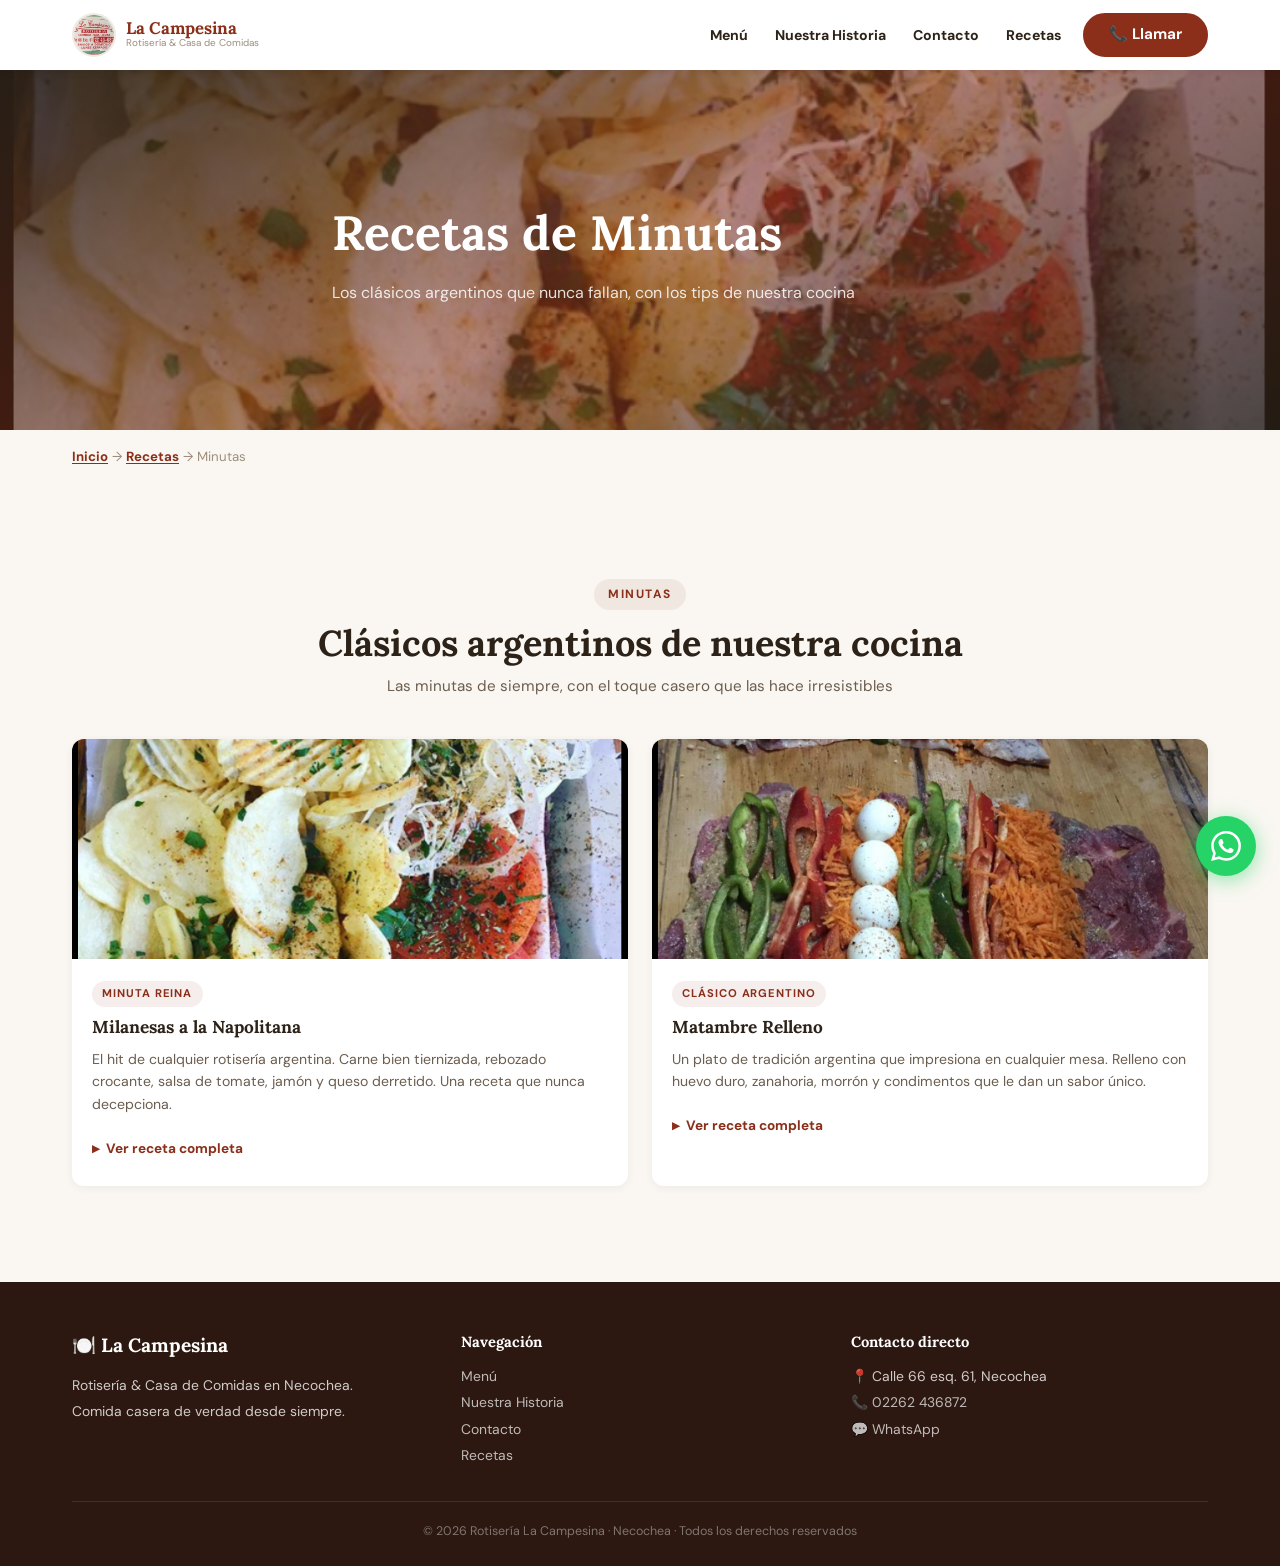
<file: minutas.html>
<!DOCTYPE html>
<html lang="es">
<head>
  <meta charset="UTF-8">
  <meta name="viewport" content="width=device-width, initial-scale=1.0">
  <title>Recetas de Minutas | Rotisería La Campesina Necochea</title>
  <meta name="description" content="Recetas de minutas de Rotisería La Campesina en Necochea. Milanesas a la napolitana, matambre relleno y clásicos argentinos con tips caseros.">
  <meta name="robots" content="index, follow">
  <link rel="stylesheet" href="styles.css">
</head>
<body>

  <!-- HEADER -->
  <header class="header" id="header">
    <nav class="nav container">
      <a href="index.html" class="nav__logo">
        <img src="fotos/logo.jpg" alt="Logo Rotisería La Campesina" class="nav__logo-img" width="44" height="44">
        <div>
          <span class="nav__logo-title">La Campesina</span>
          <span class="nav__logo-sub">Rotisería &amp; Casa de Comidas</span>
        </div>
      </a>
      <button class="nav__toggle" id="navToggle" aria-label="Abrir menú" aria-expanded="false">
        <span></span><span></span><span></span>
      </button>
      <ul class="nav__list" id="navList" role="list">
        <li><a href="index.html#menu" class="nav__link">Menú</a></li>
        <li><a href="index.html#historia" class="nav__link">Nuestra Historia</a></li>
        <li><a href="index.html#contacto" class="nav__link">Contacto</a></li>
        <li><a href="index.html#recetas" class="nav__link">Recetas</a></li>
        <li><a href="tel:02262436872" class="btn btn--primary nav__call">📞 Llamar</a></li>
      </ul>
    </nav>
  </header>

  <main>

    <!-- HERO COMPACTO -->
    <section class="recipe-page-hero" style="background-image: url('fotos/Screenshot_1.png');" aria-label="Recetas de Minutas">
      <div class="hero__overlay" aria-hidden="true"></div>
      <div class="hero__content container">
        <h1>Recetas de Minutas</h1>
        <p>Los clásicos argentinos que nunca fallan, con los tips de nuestra cocina</p>
      </div>
    </section>

    <!-- Breadcrumb -->
    <div class="container">
      <nav class="breadcrumb" aria-label="Navegación">
        <a href="index.html">Inicio</a> → <a href="index.html#recetas">Recetas</a> → Minutas
      </nav>
    </div>

    <!-- RECETAS -->
    <section class="section" aria-labelledby="minutas-recetas">
      <div class="container">

        <div class="section__header fade-in">
          <span class="section__tag">Minutas</span>
          <h2 class="section__title" id="minutas-recetas">Clásicos argentinos de nuestra cocina</h2>
          <p class="section__subtitle">Las minutas de siempre, con el toque casero que las hace irresistibles</p>
        </div>

        <div class="blog__grid">

          <!-- Receta 1: Milanesas Napolitanas -->
          <article class="blog-card fade-in" aria-label="Receta de milanesas a la napolitana">
            <div class="blog-card__img-wrapper">
              <img src="fotos/Screenshot_1.png" alt="Milanesa napolitana con papas fritas en Rotisería La Campesina Necochea" class="blog-card__img" loading="lazy" width="600" height="350">
            </div>
            <div class="blog-card__body">
              <span class="blog-card__tag">Minuta Reina</span>
              <h3 class="blog-card__title">Milanesas a la Napolitana</h3>
              <p class="blog-card__excerpt">
                El hit de cualquier rotisería argentina. Carne bien tiernizada, rebozado crocante,
                salsa de tomate, jamón y queso derretido. Una receta que nunca decepciona.
              </p>
              <details class="recipe">
                <summary class="recipe__toggle">Ver receta completa</summary>
                <div class="recipe__content">
                  <h4>Ingredientes (para 4 porciones)</h4>
                  <ul>
                    <li>4 bifes de nalga o cuadril (finos)</li>
                    <li>2 huevos</li>
                    <li>Pan rallado c/n</li>
                    <li>Salsa de tomate casera</li>
                    <li>4 fetas de jamón cocido</li>
                    <li>200 g de mozzarella rallada</li>
                    <li>Orégano, sal, pimienta</li>
                  </ul>
                  <h4>Preparación</h4>
                  <ol>
                    <li>Tiernizá bien la carne con un mazo de cocina. Salpimentá y pasá por huevo batido y pan rallado.</li>
                    <li>Freí en aceite bien caliente hasta dorar de ambos lados. Reservá en una asadera.</li>
                    <li>Colocá sobre cada milanesa: salsa de tomate, una feta de jamón y queso rallado.</li>
                    <li>Llevá al horno a 200 °C por 8–10 minutos hasta que el queso burbujee y se dore.</li>
                    <li>Servís con papas fritas o ensalada mixta.</li>
                  </ol>
                  <p class="recipe__tip">💡 <strong>Tip La Campesina:</strong> Dejá las milanesas en leche 30 minutos antes de rebozar. Quedan increíblemente tiernas.</p>
                </div>
              </details>
            </div>
          </article>

          <!-- Receta 2: Matambre Relleno -->
          <article class="blog-card fade-in" aria-label="Receta de matambre relleno">
            <div class="blog-card__img-wrapper">
              <img src="fotos/Screenshot_5.png" alt="Matambre relleno con huevo, morrón y zanahoria en preparación" class="blog-card__img" loading="lazy" width="600" height="350">
            </div>
            <div class="blog-card__body">
              <span class="blog-card__tag">Clásico Argentino</span>
              <h3 class="blog-card__title">Matambre Relleno</h3>
              <p class="blog-card__excerpt">
                Un plato de tradición argentina que impresiona en cualquier mesa. Relleno con huevo
                duro, zanahoria, morrón y condimentos que le dan un sabor único.
              </p>
              <details class="recipe">
                <summary class="recipe__toggle">Ver receta completa</summary>
                <div class="recipe__content">
                  <h4>Ingredientes</h4>
                  <ul>
                    <li>1 matambre de vaca (bien limpio y desgrasado)</li>
                    <li>4 huevos duros</li>
                    <li>2 zanahorias ralladas</li>
                    <li>2 morrones (rojo y verde) en tiras</li>
                    <li>Aceitunas (opcional)</li>
                    <li>Sal, pimienta, ajo picado, perejil</li>
                  </ul>
                  <h4>Preparación</h4>
                  <ol>
                    <li>Extendé el matambre sobre una mesada, con la parte de la grasa hacia abajo. Salpimentá generosamente.</li>
                    <li>Distribuí los huevos duros enteros en línea, la zanahoria rallada, las tiras de morrón y las aceitunas.</li>
                    <li>Enrollá apretado y atá con hilo de cocina cada 3 cm para que no se desarme.</li>
                    <li>Podés hervirlo en agua con sal, laurel y cebolla durante 1 hora y media. O al horno a 180°C por 1 hora con un poco de caldo.</li>
                    <li>Dejá enfriar completamente antes de cortar. Se puede prensar con peso en la heladera.</li>
                    <li>Cortá en rodajas y servís frío o tibio.</li>
                  </ol>
                  <p class="recipe__tip">💡 <strong>Tip La Campesina:</strong> El matambre siempre queda mejor si lo preparás un día antes y lo dejás prensar en la heladera toda la noche.</p>
                </div>
              </details>
            </div>
          </article>

        </div>
      </div>
    </section>

  </main>


  <!-- FOOTER -->
  <footer class="footer">
    <div class="container">
      <div class="footer__grid">
        <div class="footer__brand">
          <span class="footer__logo">🍽️ La Campesina</span>
          <p>Rotisería &amp; Casa de Comidas en Necochea.<br>Comida casera de verdad desde siempre.</p>
        </div>
        <div class="footer__links">
          <h4>Navegación</h4>
          <ul role="list">
            <li><a href="index.html#menu">Menú</a></li>
            <li><a href="index.html#historia">Nuestra Historia</a></li>
            <li><a href="index.html#contacto">Contacto</a></li>
            <li><a href="index.html#recetas">Recetas</a></li>
          </ul>
        </div>
        <div class="footer__contact">
          <h4>Contacto directo</h4>
          <p>📍 Calle 66 esq. 61, Necochea</p>
          <p>📞 <a href="tel:02262436872">02262 436872</a></p>
          <p><a href="https://wa.me/5492262544464?text=Hola!" target="_blank" rel="noopener noreferrer">💬 WhatsApp</a></p>
        </div>
      </div>
      <div class="footer__bottom">
        <p>&copy; <span id="footer-year">2026</span> Rotisería La Campesina · Necochea · Todos los derechos reservados</p>
      </div>
    </div>
  </footer>

  <!-- WhatsApp flotante -->
  <a href="https://wa.me/5492262544464?text=Hola!%20Quer%C3%ADa%20consultar%20el%20men%C3%BA" class="whatsapp-float" target="_blank" rel="noopener noreferrer" aria-label="WhatsApp">
    <svg width="30" height="30" viewBox="0 0 24 24" fill="white" aria-hidden="true"><path d="M17.472 14.382c-.297-.149-1.758-.867-2.03-.967-.273-.099-.471-.148-.67.15-.197.297-.767.966-.94 1.164-.173.199-.347.223-.644.075-.297-.15-1.255-.463-2.39-1.475-.883-.788-1.48-1.761-1.653-2.059-.173-.297-.018-.458.13-.606.134-.133.298-.347.446-.52.149-.174.198-.298.298-.497.099-.198.05-.371-.025-.52-.075-.149-.669-1.612-.916-2.207-.242-.579-.487-.5-.669-.51-.173-.008-.371-.01-.57-.01-.198 0-.52.074-.792.372-.272.297-1.04 1.016-1.04 2.479 0 1.462 1.065 2.875 1.213 3.074.149.198 2.096 3.2 5.077 4.487.709.306 1.262.489 1.694.625.712.227 1.36.195 1.871.118.571-.085 1.758-.719 2.006-1.413.248-.694.248-1.289.173-1.413-.074-.124-.272-.198-.57-.347m-5.421 7.403h-.004a9.87 9.87 0 01-5.031-1.378l-.361-.214-3.741.982.998-3.648-.235-.374a9.86 9.86 0 01-1.51-5.26c.001-5.45 4.436-9.884 9.888-9.884 2.64 0 5.122 1.03 6.988 2.898a9.825 9.825 0 012.893 6.994c-.003 5.45-4.437 9.884-9.885 9.884m8.413-18.297A11.815 11.815 0 0012.05 0C5.495 0 .16 5.335.157 11.892c0 2.096.547 4.142 1.588 5.945L.057 24l6.305-1.654a11.882 11.882 0 005.683 1.448h.005c6.554 0 11.89-5.335 11.893-11.893a11.821 11.821 0 00-3.48-8.413z"/></svg>
  </a>

  <script src="script.js"></script>
</body>
</html>
</file>
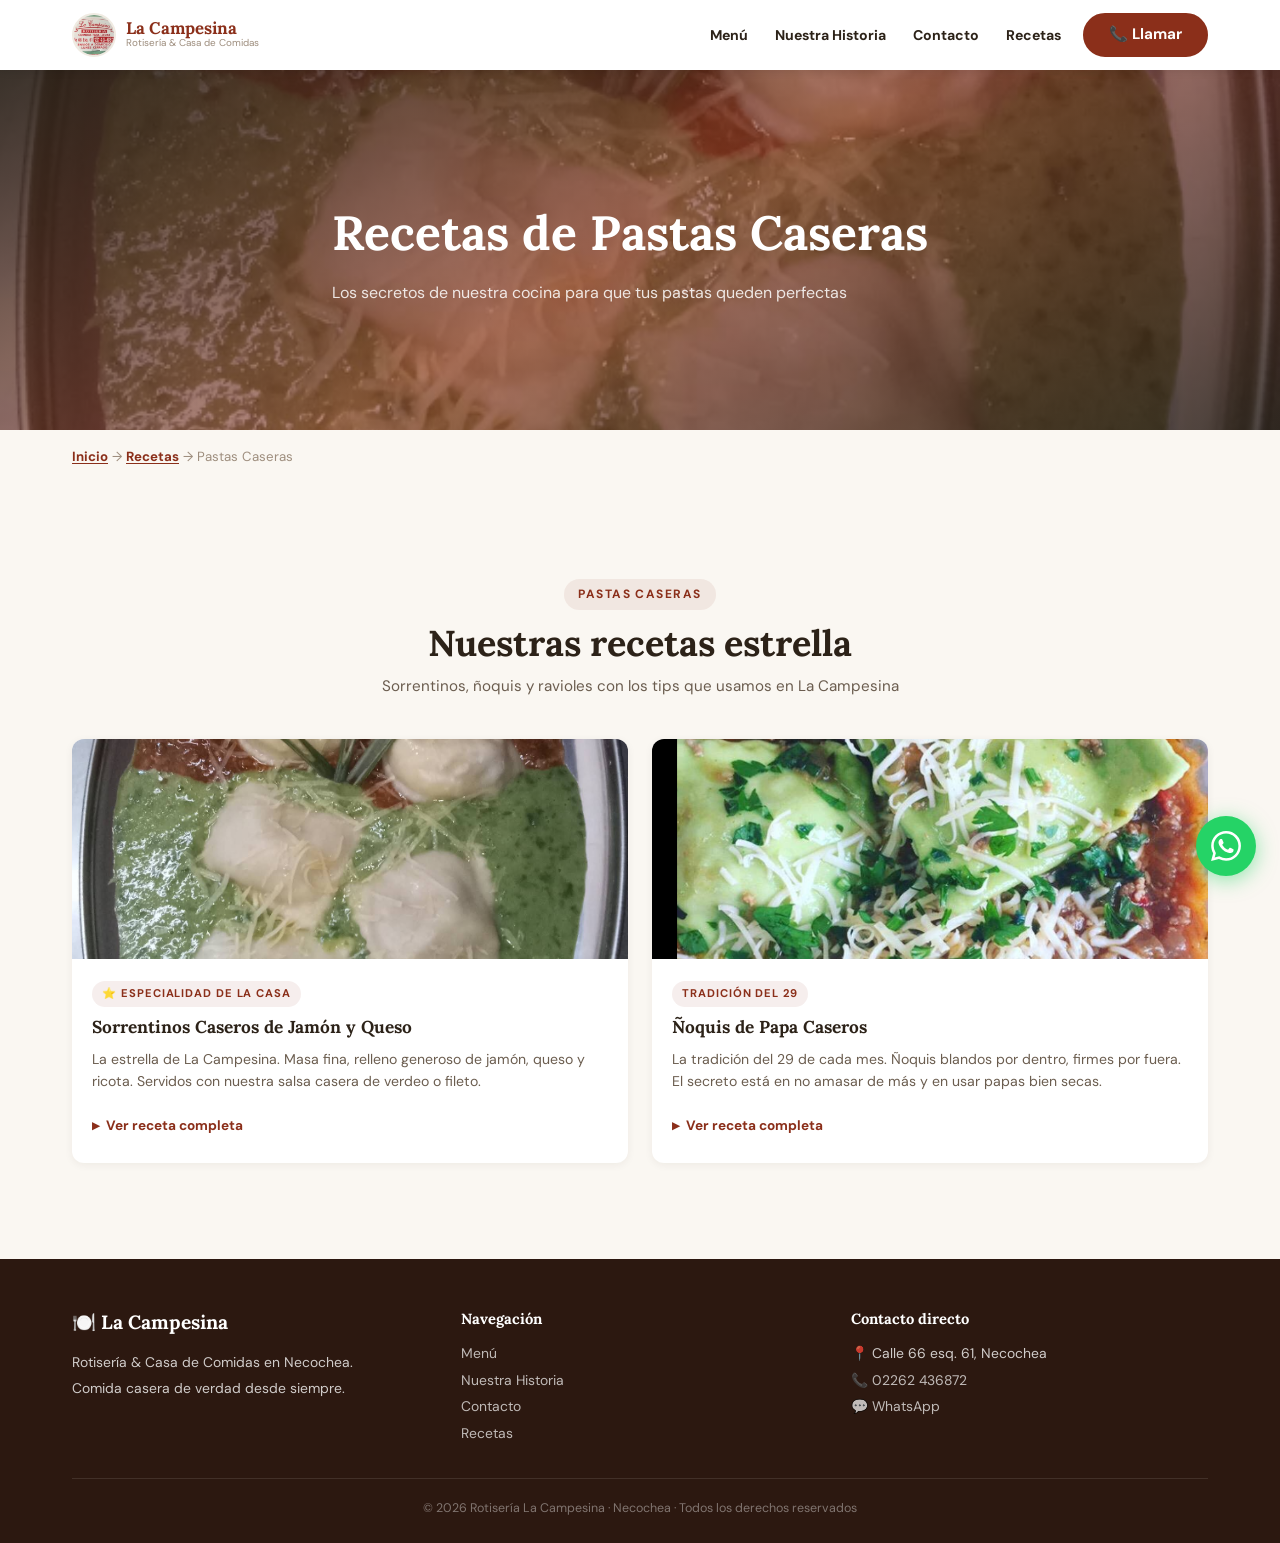
<file: pastas.html>
<!DOCTYPE html>
<html lang="es">
<head>
  <meta charset="UTF-8">
  <meta name="viewport" content="width=device-width, initial-scale=1.0">
  <title>Recetas de Pastas Caseras | Rotisería La Campesina Necochea</title>
  <meta name="description" content="Recetas de pastas caseras de Rotisería La Campesina en Necochea. Sorrentinos, ñoquis de papa y ravioles con los tips de nuestra cocina.">
  <meta name="robots" content="index, follow">
  <link rel="stylesheet" href="styles.css">
</head>
<body>

  <!-- HEADER -->
  <header class="header" id="header">
    <nav class="nav container">
      <a href="index.html" class="nav__logo">
        <img src="fotos/logo.jpg" alt="Logo Rotisería La Campesina" class="nav__logo-img" width="44" height="44">
        <div>
          <span class="nav__logo-title">La Campesina</span>
          <span class="nav__logo-sub">Rotisería &amp; Casa de Comidas</span>
        </div>
      </a>
      <button class="nav__toggle" id="navToggle" aria-label="Abrir menú" aria-expanded="false">
        <span></span><span></span><span></span>
      </button>
      <ul class="nav__list" id="navList" role="list">
        <li><a href="index.html#menu" class="nav__link">Menú</a></li>
        <li><a href="index.html#historia" class="nav__link">Nuestra Historia</a></li>
        <li><a href="index.html#contacto" class="nav__link">Contacto</a></li>
        <li><a href="index.html#recetas" class="nav__link">Recetas</a></li>
        <li><a href="tel:02262436872" class="btn btn--primary nav__call">📞 Llamar</a></li>
      </ul>
    </nav>
  </header>

  <main>

    <!-- HERO COMPACTO -->
    <section class="recipe-page-hero" style="background-image: url('fotos/Screenshot_6.png');" aria-label="Recetas de Pastas Caseras">
      <div class="hero__overlay" aria-hidden="true"></div>
      <div class="hero__content container">
        <h1>Recetas de Pastas Caseras</h1>
        <p>Los secretos de nuestra cocina para que tus pastas queden perfectas</p>
      </div>
    </section>

    <!-- Breadcrumb -->
    <div class="container">
      <nav class="breadcrumb" aria-label="Navegación">
        <a href="index.html">Inicio</a> → <a href="index.html#recetas">Recetas</a> → Pastas Caseras
      </nav>
    </div>

    <!-- RECETAS -->
    <section class="section" aria-labelledby="pastas-recetas">
      <div class="container">

        <div class="section__header fade-in">
          <span class="section__tag">Pastas Caseras</span>
          <h2 class="section__title" id="pastas-recetas">Nuestras recetas estrella</h2>
          <p class="section__subtitle">Sorrentinos, ñoquis y ravioles con los tips que usamos en La Campesina</p>
        </div>

        <div class="blog__grid">

          <!-- Receta 1: Sorrentinos -->
          <article class="blog-card fade-in" aria-label="Receta de sorrentinos caseros">
            <div class="blog-card__img-wrapper">
              <img src="fotos/Screenshot_6.png" alt="Sorrentinos caseros con salsa de verdeo y fileto en Rotisería La Campesina" class="blog-card__img" loading="lazy" width="600" height="350">
            </div>
            <div class="blog-card__body">
              <span class="blog-card__tag">⭐ Especialidad de la casa</span>
              <h3 class="blog-card__title">Sorrentinos Caseros de Jamón y Queso</h3>
              <p class="blog-card__excerpt">
                La estrella de La Campesina. Masa fina, relleno generoso de jamón, queso y ricota.
                Servidos con nuestra salsa casera de verdeo o fileto.
              </p>
              <details class="recipe">
                <summary class="recipe__toggle">Ver receta completa</summary>
                <div class="recipe__content">
                  <h4>Ingredientes (para 4 porciones)</h4>
                  <ul>
                    <li>500 g de harina 0000</li>
                    <li>4 huevos</li>
                    <li>1 cdita de aceite</li>
                    <li>Sal, agua tibia c/n</li>
                    <li>300 g de jamón cocido picado</li>
                    <li>200 g de mozzarella rallada</li>
                    <li>250 g de ricota</li>
                    <li>Nuez moscada, sal y pimienta</li>
                  </ul>
                  <h4>Preparación</h4>
                  <ol>
                    <li>Hacé la masa: harina en volcán, huevos en el centro, aceite y sal. Amasar 10 minutos hasta que esté lisa y elástica. Envolver en film, descansar 30 minutos.</li>
                    <li>Preparar el relleno: mezclar jamón picado, mozzarella, ricota escurrida, nuez moscada, sal y pimienta.</li>
                    <li>Estirar la masa bien fina con palo de amasar. Cortar discos de 8 cm con un cortante redondo.</li>
                    <li>Poner una cucharada generosa de relleno en cada disco. Cerrar formando el sorrentino presionando bien los bordes.</li>
                    <li>Hervir en agua con sal abundante. Cuando suben, esperar 2 minutos más y retirar.</li>
                    <li>Servir con salsa de tomate casera, salsa de verdeo o fileto.</li>
                  </ol>
                  <p class="recipe__tip">💡 <strong>Tip La Campesina:</strong> La masa debe descansar sí o sí. Si la estirás recién hecha, se encoge y se rompe al hervir.</p>
                </div>
              </details>
            </div>
          </article>

          <!-- Receta 2: Ñoquis -->
          <article class="blog-card fade-in" aria-label="Receta de ñoquis de papa caseros">
            <div class="blog-card__img-wrapper">
              <img src="fotos/Screenshot_3.png" alt="Ravioles verdes caseros con tuco y queso en Rotisería La Campesina" class="blog-card__img" loading="lazy" width="600" height="350">
            </div>
            <div class="blog-card__body">
              <span class="blog-card__tag">Tradición del 29</span>
              <h3 class="blog-card__title">Ñoquis de Papa Caseros</h3>
              <p class="blog-card__excerpt">
                La tradición del 29 de cada mes. Ñoquis blandos por dentro, firmes por fuera.
                El secreto está en no amasar de más y en usar papas bien secas.
              </p>
              <details class="recipe">
                <summary class="recipe__toggle">Ver receta completa</summary>
                <div class="recipe__content">
                  <h4>Ingredientes (para 4 porciones)</h4>
                  <ul>
                    <li>1 kg de papas</li>
                    <li>250 g de harina 0000</li>
                    <li>1 huevo</li>
                    <li>Sal y nuez moscada</li>
                  </ul>
                  <h4>Preparación</h4>
                  <ol>
                    <li>Herví las papas con cáscara en agua con sal hasta que estén tiernas.</li>
                    <li>Pelálas en caliente y pisálas. Dejalas enfriar y secar bien (sin vapor).</li>
                    <li>Agregá el huevo, sal, nuez moscada y la harina de a poco. Unir sin amasar en exceso.</li>
                    <li>Formá cilindros y cortá los ñoquis del tamaño de un bocado. Pasálos por el tenedor para marcarlos.</li>
                    <li>Hervilos en agua con sal hasta que suban a la superficie. Retirá con espumadera.</li>
                    <li>Servís con tu salsa preferida: tuco, pesto o manteca y salvia.</li>
                  </ol>
                  <p class="recipe__tip">💡 <strong>Tip La Campesina:</strong> Las papas deben estar lo más secas posible. Más humedad = más harina = ñoquis duros.</p>
                </div>
              </details>
            </div>
          </article>

        </div>
      </div>
    </section>

  </main>


  <!-- FOOTER -->
  <footer class="footer">
    <div class="container">
      <div class="footer__grid">
        <div class="footer__brand">
          <span class="footer__logo">🍽️ La Campesina</span>
          <p>Rotisería &amp; Casa de Comidas en Necochea.<br>Comida casera de verdad desde siempre.</p>
        </div>
        <div class="footer__links">
          <h4>Navegación</h4>
          <ul role="list">
            <li><a href="index.html#menu">Menú</a></li>
            <li><a href="index.html#historia">Nuestra Historia</a></li>
            <li><a href="index.html#contacto">Contacto</a></li>
            <li><a href="index.html#recetas">Recetas</a></li>
          </ul>
        </div>
        <div class="footer__contact">
          <h4>Contacto directo</h4>
          <p>📍 Calle 66 esq. 61, Necochea</p>
          <p>📞 <a href="tel:02262436872">02262 436872</a></p>
          <p><a href="https://wa.me/5492262544464?text=Hola!" target="_blank" rel="noopener noreferrer">💬 WhatsApp</a></p>
        </div>
      </div>
      <div class="footer__bottom">
        <p>&copy; <span id="footer-year">2026</span> Rotisería La Campesina · Necochea · Todos los derechos reservados</p>
      </div>
    </div>
  </footer>

  <!-- WhatsApp flotante -->
  <a href="https://wa.me/5492262544464?text=Hola!%20Quer%C3%ADa%20consultar%20el%20men%C3%BA" class="whatsapp-float" target="_blank" rel="noopener noreferrer" aria-label="WhatsApp">
    <svg width="30" height="30" viewBox="0 0 24 24" fill="white" aria-hidden="true"><path d="M17.472 14.382c-.297-.149-1.758-.867-2.03-.967-.273-.099-.471-.148-.67.15-.197.297-.767.966-.94 1.164-.173.199-.347.223-.644.075-.297-.15-1.255-.463-2.39-1.475-.883-.788-1.48-1.761-1.653-2.059-.173-.297-.018-.458.13-.606.134-.133.298-.347.446-.52.149-.174.198-.298.298-.497.099-.198.05-.371-.025-.52-.075-.149-.669-1.612-.916-2.207-.242-.579-.487-.5-.669-.51-.173-.008-.371-.01-.57-.01-.198 0-.52.074-.792.372-.272.297-1.04 1.016-1.04 2.479 0 1.462 1.065 2.875 1.213 3.074.149.198 2.096 3.2 5.077 4.487.709.306 1.262.489 1.694.625.712.227 1.36.195 1.871.118.571-.085 1.758-.719 2.006-1.413.248-.694.248-1.289.173-1.413-.074-.124-.272-.198-.57-.347m-5.421 7.403h-.004a9.87 9.87 0 01-5.031-1.378l-.361-.214-3.741.982.998-3.648-.235-.374a9.86 9.86 0 01-1.51-5.26c.001-5.45 4.436-9.884 9.888-9.884 2.64 0 5.122 1.03 6.988 2.898a9.825 9.825 0 012.893 6.994c-.003 5.45-4.437 9.884-9.885 9.884m8.413-18.297A11.815 11.815 0 0012.05 0C5.495 0 .16 5.335.157 11.892c0 2.096.547 4.142 1.588 5.945L.057 24l6.305-1.654a11.882 11.882 0 005.683 1.448h.005c6.554 0 11.89-5.335 11.893-11.893a11.821 11.821 0 00-3.48-8.413z"/></svg>
  </a>

  <script src="script.js"></script>
</body>
</html>
</file>
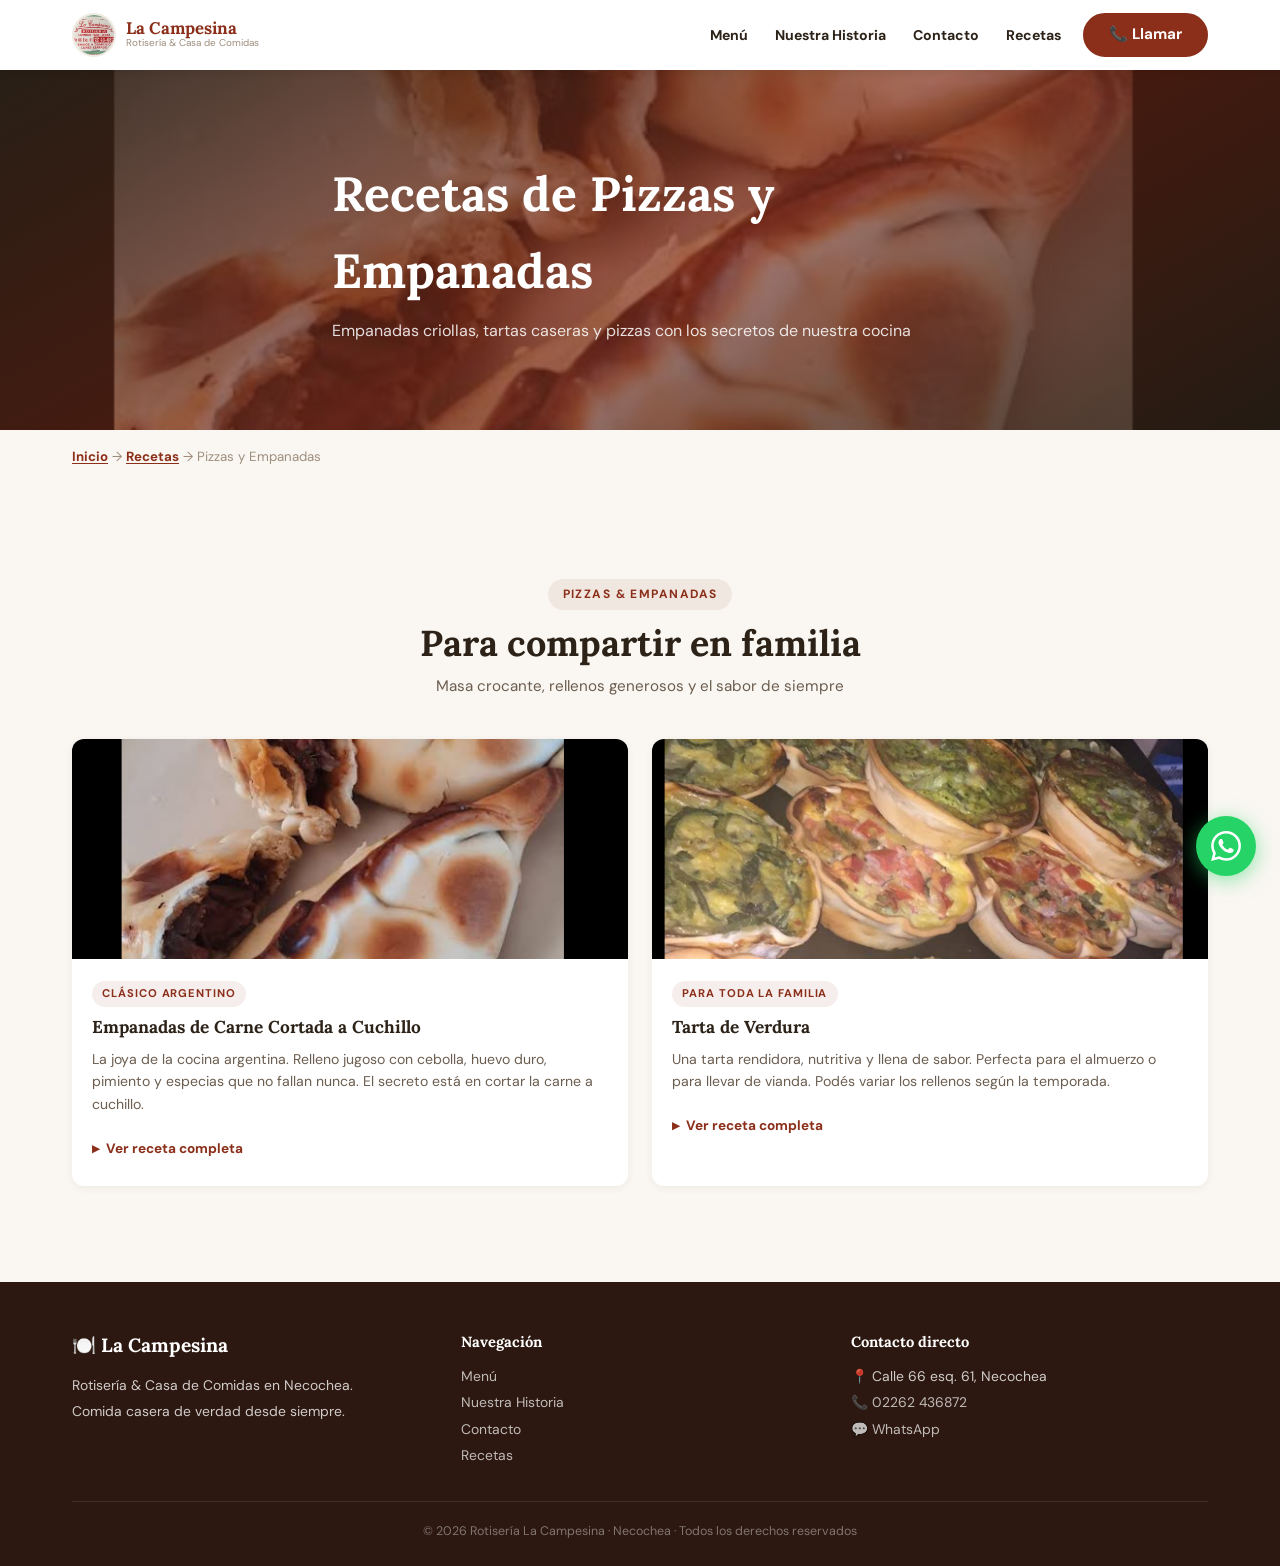
<file: pizzas-empanadas.html>
<!DOCTYPE html>
<html lang="es">
<head>
  <meta charset="UTF-8">
  <meta name="viewport" content="width=device-width, initial-scale=1.0">
  <title>Recetas de Pizzas y Empanadas | Rotisería La Campesina Necochea</title>
  <meta name="description" content="Recetas de empanadas de carne, tartas caseras y pizzas de Rotisería La Campesina en Necochea. Tips y secretos para que te queden perfectas.">
  <meta name="robots" content="index, follow">
  <link rel="stylesheet" href="styles.css">
</head>
<body>

  <!-- HEADER -->
  <header class="header" id="header">
    <nav class="nav container">
      <a href="index.html" class="nav__logo">
        <img src="fotos/logo.jpg" alt="Logo Rotisería La Campesina" class="nav__logo-img" width="44" height="44">
        <div>
          <span class="nav__logo-title">La Campesina</span>
          <span class="nav__logo-sub">Rotisería &amp; Casa de Comidas</span>
        </div>
      </a>
      <button class="nav__toggle" id="navToggle" aria-label="Abrir menú" aria-expanded="false">
        <span></span><span></span><span></span>
      </button>
      <ul class="nav__list" id="navList" role="list">
        <li><a href="index.html#menu" class="nav__link">Menú</a></li>
        <li><a href="index.html#historia" class="nav__link">Nuestra Historia</a></li>
        <li><a href="index.html#contacto" class="nav__link">Contacto</a></li>
        <li><a href="index.html#recetas" class="nav__link">Recetas</a></li>
        <li><a href="tel:02262436872" class="btn btn--primary nav__call">📞 Llamar</a></li>
      </ul>
    </nav>
  </header>

  <main>

    <!-- HERO COMPACTO -->
    <section class="recipe-page-hero" style="background-image: url('fotos/Screenshot_9.png');" aria-label="Recetas de Pizzas y Empanadas">
      <div class="hero__overlay" aria-hidden="true"></div>
      <div class="hero__content container">
        <h1>Recetas de Pizzas y Empanadas</h1>
        <p>Empanadas criollas, tartas caseras y pizzas con los secretos de nuestra cocina</p>
      </div>
    </section>

    <!-- Breadcrumb -->
    <div class="container">
      <nav class="breadcrumb" aria-label="Navegación">
        <a href="index.html">Inicio</a> → <a href="index.html#recetas">Recetas</a> → Pizzas y Empanadas
      </nav>
    </div>

    <!-- RECETAS -->
    <section class="section" aria-labelledby="pizzas-recetas">
      <div class="container">

        <div class="section__header fade-in">
          <span class="section__tag">Pizzas &amp; Empanadas</span>
          <h2 class="section__title" id="pizzas-recetas">Para compartir en familia</h2>
          <p class="section__subtitle">Masa crocante, rellenos generosos y el sabor de siempre</p>
        </div>

        <div class="blog__grid">

          <!-- Receta 1: Empanadas de Carne -->
          <article class="blog-card fade-in" aria-label="Receta de empanadas de carne">
            <div class="blog-card__img-wrapper">
              <img src="fotos/Screenshot_9.png" alt="Empanadas de carne caseras doradas en Rotisería La Campesina Necochea" class="blog-card__img" loading="lazy" width="600" height="350">
            </div>
            <div class="blog-card__body">
              <span class="blog-card__tag">Clásico Argentino</span>
              <h3 class="blog-card__title">Empanadas de Carne Cortada a Cuchillo</h3>
              <p class="blog-card__excerpt">
                La joya de la cocina argentina. Relleno jugoso con cebolla, huevo duro, pimiento
                y especias que no fallan nunca. El secreto está en cortar la carne a cuchillo.
              </p>
              <details class="recipe">
                <summary class="recipe__toggle">Ver receta completa</summary>
                <div class="recipe__content">
                  <h4>Ingredientes (para 12 empanadas)</h4>
                  <ul>
                    <li>500 g de carne vacuna (paleta o cuadril)</li>
                    <li>2 cebollas grandes picadas</li>
                    <li>2 huevos duros</li>
                    <li>1 morrón rojo picado</li>
                    <li>Comino, pimentón dulce, ají molido al gusto</li>
                    <li>12 tapas de empanada para horno</li>
                    <li>Aceitunas verdes (opcional)</li>
                  </ul>
                  <h4>Preparación</h4>
                  <ol>
                    <li>Cortá la carne a cuchillo en cubos pequeños (no uses carne molida, así queda más jugosa).</li>
                    <li>Rehogá la cebolla y el morrón en aceite a fuego suave hasta que estén transparentes.</li>
                    <li>Agregá la carne y cocinala a fuego medio hasta que pierda el color rojo. No sobrecocinar.</li>
                    <li>Condimentá con comino, pimentón y ají. Dejá enfriar completamente en la heladera (mínimo 1 hora).</li>
                    <li>Mezclá el huevo duro picado y las aceitunas con el relleno frío.</li>
                    <li>Rellenás las tapas, repasás el borde y horneás a 200 °C por 20–25 minutos hasta dorar.</li>
                  </ol>
                  <p class="recipe__tip">💡 <strong>Tip La Campesina:</strong> El relleno frío es clave para que la masa no se rompa al repasar.</p>
                </div>
              </details>
            </div>
          </article>

          <!-- Receta 2: Tarta de Verdura -->
          <article class="blog-card fade-in" aria-label="Receta de tarta de verdura casera">
            <div class="blog-card__img-wrapper">
              <img src="fotos/Screenshot_10.png" alt="Tartas y tarteletas caseras variadas en Rotisería La Campesina" class="blog-card__img" loading="lazy" width="600" height="350">
            </div>
            <div class="blog-card__body">
              <span class="blog-card__tag">Para toda la familia</span>
              <h3 class="blog-card__title">Tarta de Verdura</h3>
              <p class="blog-card__excerpt">
                Una tarta rendidora, nutritiva y llena de sabor. Perfecta para el almuerzo
                o para llevar de vianda. Podés variar los rellenos según la temporada.
              </p>
              <details class="recipe">
                <summary class="recipe__toggle">Ver receta completa</summary>
                <div class="recipe__content">
                  <h4>Ingredientes</h4>
                  <ul>
                    <li>2 tapas de tarta (caseras o compradas)</li>
                    <li>1 atado de espinaca o acelga</li>
                    <li>1 cebolla grande</li>
                    <li>200 g de queso cremoso</li>
                    <li>3 huevos</li>
                    <li>Sal, pimienta, nuez moscada</li>
                    <li>Jamón cocido (opcional)</li>
                  </ul>
                  <h4>Preparación</h4>
                  <ol>
                    <li>Lavar y hervir la verdura (espinaca o acelga) hasta que estén tiernas. Escurrir muy bien y picar.</li>
                    <li>Rehogar la cebolla picada en un poco de aceite hasta que esté transparente.</li>
                    <li>En un bowl, mezclar la verdura, cebolla, queso cremoso, huevos batidos y condimentos.</li>
                    <li>Forrar una tartera con una tapa de tarta. Volcar el relleno y distribuir bien.</li>
                    <li>Tapar con la segunda tapa, pinchar con un tenedor y pintar con huevo batido.</li>
                    <li>Hornear a 180°C durante 30–35 minutos hasta que esté dorada.</li>
                  </ol>
                  <p class="recipe__tip">💡 <strong>Tip La Campesina:</strong> La verdura bien escurrida es la clave. Si queda mojada, la tarta se humedece por abajo.</p>
                </div>
              </details>
            </div>
          </article>

        </div>
      </div>
    </section>

  </main>


  <!-- FOOTER -->
  <footer class="footer">
    <div class="container">
      <div class="footer__grid">
        <div class="footer__brand">
          <span class="footer__logo">🍽️ La Campesina</span>
          <p>Rotisería &amp; Casa de Comidas en Necochea.<br>Comida casera de verdad desde siempre.</p>
        </div>
        <div class="footer__links">
          <h4>Navegación</h4>
          <ul role="list">
            <li><a href="index.html#menu">Menú</a></li>
            <li><a href="index.html#historia">Nuestra Historia</a></li>
            <li><a href="index.html#contacto">Contacto</a></li>
            <li><a href="index.html#recetas">Recetas</a></li>
          </ul>
        </div>
        <div class="footer__contact">
          <h4>Contacto directo</h4>
          <p>📍 Calle 66 esq. 61, Necochea</p>
          <p>📞 <a href="tel:02262436872">02262 436872</a></p>
          <p><a href="https://wa.me/5492262544464?text=Hola!" target="_blank" rel="noopener noreferrer">💬 WhatsApp</a></p>
        </div>
      </div>
      <div class="footer__bottom">
        <p>&copy; <span id="footer-year">2026</span> Rotisería La Campesina · Necochea · Todos los derechos reservados</p>
      </div>
    </div>
  </footer>

  <!-- WhatsApp flotante -->
  <a href="https://wa.me/5492262544464?text=Hola!%20Quer%C3%ADa%20consultar%20el%20men%C3%BA" class="whatsapp-float" target="_blank" rel="noopener noreferrer" aria-label="WhatsApp">
    <svg width="30" height="30" viewBox="0 0 24 24" fill="white" aria-hidden="true"><path d="M17.472 14.382c-.297-.149-1.758-.867-2.03-.967-.273-.099-.471-.148-.67.15-.197.297-.767.966-.94 1.164-.173.199-.347.223-.644.075-.297-.15-1.255-.463-2.39-1.475-.883-.788-1.48-1.761-1.653-2.059-.173-.297-.018-.458.13-.606.134-.133.298-.347.446-.52.149-.174.198-.298.298-.497.099-.198.05-.371-.025-.52-.075-.149-.669-1.612-.916-2.207-.242-.579-.487-.5-.669-.51-.173-.008-.371-.01-.57-.01-.198 0-.52.074-.792.372-.272.297-1.04 1.016-1.04 2.479 0 1.462 1.065 2.875 1.213 3.074.149.198 2.096 3.2 5.077 4.487.709.306 1.262.489 1.694.625.712.227 1.36.195 1.871.118.571-.085 1.758-.719 2.006-1.413.248-.694.248-1.289.173-1.413-.074-.124-.272-.198-.57-.347m-5.421 7.403h-.004a9.87 9.87 0 01-5.031-1.378l-.361-.214-3.741.982.998-3.648-.235-.374a9.86 9.86 0 01-1.51-5.26c.001-5.45 4.436-9.884 9.888-9.884 2.64 0 5.122 1.03 6.988 2.898a9.825 9.825 0 012.893 6.994c-.003 5.45-4.437 9.884-9.885 9.884m8.413-18.297A11.815 11.815 0 0012.05 0C5.495 0 .16 5.335.157 11.892c0 2.096.547 4.142 1.588 5.945L.057 24l6.305-1.654a11.882 11.882 0 005.683 1.448h.005c6.554 0 11.89-5.335 11.893-11.893a11.821 11.821 0 00-3.48-8.413z"/></svg>
  </a>

  <script src="script.js"></script>
</body>
</html>
</file>
<file: styles.css>
/*
  ====================================================
  ROTISERÍA LA CAMPESINA — STYLES.CSS
  Versión:    2.0
  Descripción: Estilos mobile-first para la landing page
               Fuentes locales (sin CDN)

  ÍNDICE:
  1.  @font-face (Local)
  2.  Variables y Reset
  3.  Utilidades / Layout
  4.  Botones
  5.  Header / Navegación
  6.  Hero
  7.  Menú Destacado (Tarjetas)
  8.  Sección Historia / Tradición
  9.  Contacto y Ubicación
  10. Recetas Preview
  11. Footer
  12. Botón flotante WhatsApp
  13. Animaciones fade-in
  14. Media Queries
  ====================================================
*/


/* ====================================================
   1. @FONT-FACE — Fuentes locales (sin Google Fonts CDN)
   ==================================================== */
@font-face {
  font-family: 'Lora';
  font-style: normal;
  font-weight: 400;
  font-display: swap;
  src: url('fonts/lora-regular.ttf') format('truetype');
}

@font-face {
  font-family: 'Lora';
  font-style: italic;
  font-weight: 400;
  font-display: swap;
  src: url('fonts/lora-italic.ttf') format('truetype');
}

@font-face {
  font-family: 'Lora';
  font-style: normal;
  font-weight: 600;
  font-display: swap;
  src: url('fonts/lora-semibold.ttf') format('truetype');
}

@font-face {
  font-family: 'Lora';
  font-style: normal;
  font-weight: 700;
  font-display: swap;
  src: url('fonts/lora-bold.ttf') format('truetype');
}

@font-face {
  font-family: 'DM Sans';
  font-style: normal;
  font-weight: 400;
  font-display: swap;
  src: url('fonts/dmsans-regular.ttf') format('truetype');
}

@font-face {
  font-family: 'DM Sans';
  font-style: normal;
  font-weight: 500;
  font-display: swap;
  src: url('fonts/dmsans-medium.ttf') format('truetype');
}

@font-face {
  font-family: 'DM Sans';
  font-style: normal;
  font-weight: 700;
  font-display: swap;
  src: url('fonts/dmsans-bold.ttf') format('truetype');
}


/* ====================================================
   2. VARIABLES Y RESET
   ==================================================== */
:root {
  /* --- Colores principales (cálidos para abrir el apetito) --- */
  --color-primary:        #8b2f1a;          /* Rojo ladrillo profundo */
  --color-primary-light:  #c0392b;          /* Rojo ladrillo claro   */
  --color-secondary:      #d4791c;          /* Naranja dorado rústico */
  --color-accent:         #b5651d;          /* Marrón cálido         */

  /* --- Fondos y neutros --- */
  --color-bg:             #faf7f2;          /* Crema suave           */
  --color-bg-alt:         #f0ebe2;          /* Beige arena           */
  --color-surface:        #ffffff;          /* Blanco puro (tarjetas) */

  /* --- Texto --- */
  --color-text:           #2c2218;          /* Marrón muy oscuro     */
  --color-text-light:     #6b5d4f;          /* Marrón medio          */
  --color-text-muted:     #9e8e7e;          /* Beige oscuro          */

  /* --- WhatsApp --- */
  --color-whatsapp:       #25d366;
  --color-whatsapp-dark:  #128c7e;

  /* --- Bordes, radios y sombras --- */
  --radius:               12px;
  --radius-sm:            8px;
  --shadow-sm:            0 2px 8px  rgba(44, 34, 24, .06);
  --shadow-md:            0 4px 20px rgba(44, 34, 24, .10);
  --shadow-lg:            0 8px 40px rgba(44, 34, 24, .14);

  /* --- Transición global --- */
  --transition:           all .3s ease;

  /* --- Tipografía --- */
  --font-body:            'DM Sans', -apple-system, BlinkMacSystemFont, 'Segoe UI', sans-serif;
  --font-display:         'Lora', Georgia, 'Times New Roman', serif;

  /* --- Espaciado de secciones --- */
  --section-pad:          4rem 0;
  --container-max:        1200px;
  --container-px:         1.25rem;
}

/* Reset moderno */
*, *::before, *::after {
  box-sizing: border-box;
  margin: 0;
  padding: 0;
}

html {
  scroll-behavior: smooth;
  font-size: 16px;
}

body {
  font-family: var(--font-body);
  color: var(--color-text);
  background-color: var(--color-bg);
  line-height: 1.6;
  -webkit-font-smoothing: antialiased;
}

img {
  max-width: 100%;
  height: auto;
  display: block;
}

a {
  color: inherit;
  text-decoration: none;
  transition: var(--transition);
}

ul { list-style: none; }


/* ====================================================
   3. UTILIDADES / LAYOUT
   ==================================================== */
.container {
  width: 100%;
  max-width: var(--container-max);
  margin-inline: auto;
  padding-inline: var(--container-px);
}

.section {
  padding: var(--section-pad);
}

/* Encabezado de sección reutilizable */
.section__header {
  text-align: center;
  margin-bottom: 2.5rem;
}

.section__tag {
  display: inline-block;
  background-color: rgba(139, 47, 26, .08);
  color: var(--color-primary);
  font-family: var(--font-body);
  font-size: .75rem;
  font-weight: 700;
  letter-spacing: .12em;
  text-transform: uppercase;
  padding: .35rem .9rem;
  border-radius: 100px;
  margin-bottom: .75rem;
}

.section__title {
  font-family: var(--font-display);
  font-size: 1.75rem;
  font-weight: 700;
  color: var(--color-text);
  line-height: 1.2;
  margin-bottom: .6rem;
}

.section__subtitle {
  font-size: .95rem;
  color: var(--color-text-light);
  max-width: 600px;
  margin-inline: auto;
}


/* ====================================================
   4. BOTONES
   ==================================================== */
.btn {
  display: inline-flex;
  align-items: center;
  justify-content: center;
  gap: .5rem;
  padding: .75rem 1.5rem;
  border-radius: 100px;
  font-family: var(--font-body);
  font-weight: 700;
  font-size: .95rem;
  cursor: pointer;
  border: 2px solid transparent;
  transition: var(--transition);
  white-space: nowrap;
  text-decoration: none;
  line-height: 1;
}

.btn--primary {
  background-color: var(--color-primary);
  color: #fff;
  border-color: var(--color-primary);
}
.btn--primary:hover {
  background-color: #6e2415;
  border-color: #6e2415;
  transform: translateY(-2px);
  box-shadow: var(--shadow-md);
}

.btn--whatsapp {
  background-color: var(--color-whatsapp);
  color: #fff;
  border-color: var(--color-whatsapp);
}
.btn--whatsapp:hover {
  background-color: var(--color-whatsapp-dark);
  border-color: var(--color-whatsapp-dark);
  transform: translateY(-2px);
  box-shadow: 0 4px 20px rgba(37, 211, 102, .40);
}

.btn--outline {
  background-color: transparent;
  color: #fff;
  border-color: rgba(255, 255, 255, .70);
}
.btn--outline:hover {
  background-color: rgba(255, 255, 255, .15);
  border-color: #fff;
}

.btn--large {
  padding: 1rem 2rem;
  font-size: 1.05rem;
}

.btn--small {
  padding: .45rem 1.1rem;
  font-size: .85rem;
}


/* ====================================================
   5. HEADER / NAVEGACIÓN
   ==================================================== */
.header {
  position: sticky;
  top: 0;
  z-index: 1000;
  background-color: var(--color-surface);
  box-shadow: var(--shadow-sm);
  transition: box-shadow .3s ease;
}

.nav {
  display: flex;
  align-items: center;
  justify-content: space-between;
  height: 70px;
  gap: 1rem;
}

/* Logo */
.nav__logo {
  display: flex;
  align-items: center;
  gap: .6rem;
  flex-shrink: 0;
  text-decoration: none;
}

.nav__logo-img {
  width: 44px;
  height: 44px;
  border-radius: 50%;
  object-fit: cover;
  border: 2px solid var(--color-bg-alt);
}

.nav__logo-title {
  display: block;
  font-family: var(--font-display);
  font-size: 1.05rem;
  font-weight: 700;
  color: var(--color-primary);
  line-height: 1;
}

.nav__logo-sub {
  display: block;
  font-size: .62rem;
  color: var(--color-text-muted);
  font-weight: 400;
  line-height: 1.3;
}

/* Botón hamburguesa */
.nav__toggle {
  display: flex;
  flex-direction: column;
  justify-content: center;
  gap: 5px;
  background: none;
  border: none;
  cursor: pointer;
  padding: .5rem;
  border-radius: 6px;
}

.nav__toggle span {
  display: block;
  width: 24px;
  height: 2px;
  background-color: var(--color-text);
  border-radius: 2px;
  transition: var(--transition);
}

/* Líneas del hamburguesa al abrirse */
.nav__toggle.is-active span:nth-child(1) { transform: translateY(7px) rotate(45deg); }
.nav__toggle.is-active span:nth-child(2) { opacity: 0; }
.nav__toggle.is-active span:nth-child(3) { transform: translateY(-7px) rotate(-45deg); }

/* Menú → cerrado por defecto en mobile */
.nav__list {
  display: none;
  flex-direction: column;
  position: fixed;
  top: 70px;
  left: 0;
  right: 0;
  background-color: var(--color-surface);
  padding: 1.5rem var(--container-px) 2rem;
  gap: .25rem;
  box-shadow: var(--shadow-md);
  z-index: 999;
}

.nav__list.is-open { display: flex; }

.nav__link {
  font-weight: 600;
  font-size: .95rem;
  color: var(--color-text);
  padding: .6rem 0;
  border-bottom: 1px solid var(--color-bg-alt);
}

.nav__link:hover { color: var(--color-primary); }

.nav__call {
  margin-top: .75rem;
  width: 100%;
  justify-content: center;
}


/* ====================================================
   6. HERO
   ==================================================== */
.hero {
  position: relative;
  min-height: 92vh;
  display: flex;
  align-items: center;

  /* Usa la foto del local como fondo */
  background-image: url('fotos/ASI es.png');
  background-size: cover;
  background-position: center;
}

/* Overlay oscuro cálido sobre la imagen */
.hero__overlay {
  position: absolute;
  inset: 0;
  background: linear-gradient(
    150deg,
    rgba(44, 34, 24, .92) 0%,
    rgba(139, 47, 26, .65) 50%,
    rgba(44, 34, 24, .85) 100%
  );
}

.hero__content {
  position: relative;
  z-index: 1;
  color: #fff;
  padding-block: 3rem;
  max-width: 680px;
}

.hero__badge {
  display: inline-block;
  background-color: rgba(255, 255, 255, .14);
  backdrop-filter: blur(8px);
  -webkit-backdrop-filter: blur(8px);
  border: 1px solid rgba(255, 255, 255, .25);
  color: #fff;
  font-size: .78rem;
  font-weight: 600;
  padding: .4rem 1rem;
  border-radius: 100px;
  margin-bottom: 1.25rem;
  letter-spacing: .02em;
}

.hero__title {
  font-family: var(--font-display);
  font-size: 2.2rem;
  font-weight: 700;
  line-height: 1.15;
  margin-bottom: 1rem;
}

.hero__highlight { color: var(--color-secondary); }

.hero__subtitle {
  font-size: 1.05rem;
  color: rgba(255, 255, 255, .85);
  margin-bottom: 2rem;
  max-width: 480px;
  line-height: 1.7;
}

.hero__actions {
  display: flex;
  flex-direction: column;
  gap: .85rem;
}


/* ====================================================
   7. MENÚ DESTACADO (TARJETAS)
   ==================================================== */
.menu-section { background-color: var(--color-bg); }

.cards-grid {
  display: grid;
  grid-template-columns: 1fr;
  gap: 1.5rem;
}

.card {
  background-color: var(--color-surface);
  border-radius: var(--radius);
  box-shadow: var(--shadow-sm);
  overflow: hidden;
  transition: var(--transition);
}

.card:hover {
  transform: translateY(-6px);
  box-shadow: var(--shadow-md);
}

.card__img-wrapper {
  position: relative;
  overflow: hidden;
}

.card__img {
  width: 100%;
  height: 220px;
  object-fit: cover;
  transition: transform .45s ease;
}

.card:hover .card__img { transform: scale(1.06); }

.card__badge {
  position: absolute;
  top: .75rem;
  left: .75rem;
  background-color: var(--color-primary);
  color: #fff;
  font-size: .72rem;
  font-weight: 700;
  padding: .3rem .7rem;
  border-radius: 100px;
}

.card__badge--green { background-color: var(--color-whatsapp-dark); }

.card__body {
  padding: 1.25rem;
  display: flex;
  flex-direction: column;
  gap: .6rem;
}

.card__title {
  font-family: var(--font-display);
  font-size: 1.12rem;
  font-weight: 700;
  color: var(--color-text);
}

.card__desc {
  font-size: .9rem;
  color: var(--color-text-light);
  line-height: 1.6;
  flex: 1;
}

.card__actions {
  display: flex;
  align-items: center;
  gap: .75rem;
  flex-wrap: wrap;
}

.card__link {
  font-size: .85rem;
  font-weight: 600;
  color: var(--color-primary);
  text-decoration: underline;
  text-underline-offset: 3px;
}
.card__link:hover {
  color: var(--color-accent);
}


/* ====================================================
   8. SECCIÓN HISTORIA / TRADICIÓN
   ==================================================== */
.historia {
  background-color: var(--color-bg-alt);
}

.historia__grid {
  display: grid;
  grid-template-columns: 1fr;
  gap: 2.5rem;
  align-items: center;
}

.historia__img-wrapper {
  position: relative;
  border-radius: var(--radius);
  overflow: hidden;
  box-shadow: var(--shadow-md);
}

.historia__img {
  width: 100%;
  height: 300px;
  object-fit: cover;
}

.historia__text {
  display: flex;
  flex-direction: column;
  gap: .75rem;
}

.historia__text .section__tag {
  align-self: flex-start;
}

.historia__text .section__title {
  text-align: left;
  margin-bottom: .25rem;
}

.historia__quote {
  font-family: var(--font-display);
  font-style: italic;
  font-size: 1.15rem;
  color: var(--color-primary);
  border-left: 4px solid var(--color-secondary);
  padding-left: 1.1rem;
  margin-block: .75rem;
  line-height: 1.5;
}

.historia__text p {
  font-size: .93rem;
  color: var(--color-text-light);
  line-height: 1.7;
}

.historia__text p strong {
  color: var(--color-text);
}

.historia__values {
  display: grid;
  grid-template-columns: 1fr 1fr;
  gap: .75rem;
  margin-top: 1rem;
}

.historia__value {
  display: flex;
  align-items: center;
  gap: .5rem;
  font-size: .85rem;
  font-weight: 600;
  color: var(--color-text);
  background-color: var(--color-surface);
  padding: .6rem .85rem;
  border-radius: var(--radius-sm);
  box-shadow: var(--shadow-sm);
}

.historia__value-icon {
  font-size: 1.2rem;
  flex-shrink: 0;
}


/* ====================================================
   9. CONTACTO Y UBICACIÓN
   ==================================================== */
.contact { background-color: var(--color-bg); }

.contact__grid {
  display: grid;
  grid-template-columns: 1fr;
  gap: 2rem;
}

.contact__map iframe {
  width: 100%;
  border-radius: var(--radius);
  box-shadow: var(--shadow-sm);
  display: block;
}

.contact__info {
  display: flex;
  flex-direction: column;
  gap: 1.3rem;
}

.contact__item {
  display: flex;
  align-items: flex-start;
  gap: .9rem;
}

.contact__icon {
  font-size: 1.4rem;
  flex-shrink: 0;
  line-height: 1.5;
}

.contact__item strong {
  display: block;
  font-weight: 700;
  color: var(--color-text);
  margin-bottom: .3rem;
  font-size: .92rem;
}

.contact__item p,
.contact__item ul {
  font-size: .9rem;
  color: var(--color-text-light);
}

/* Tabla de horarios */
.horarios {
  border: 1px solid var(--color-bg-alt);
  border-radius: var(--radius-sm);
  overflow: hidden;
  margin-top: .5rem;
}

.horarios__item {
  display: flex;
  justify-content: space-between;
  align-items: center;
  padding: .5rem .75rem;
  font-size: .84rem;
  gap: .75rem;
  border-bottom: 1px solid var(--color-bg-alt);
}

.horarios__item:last-child { border-bottom: none; }

.horarios__item--closed {
  background-color: rgba(139, 47, 26, .04);
}

.cerrado {
  color: var(--color-primary);
  font-weight: 700;
  font-size: .82rem;
}

.contact__link {
  color: var(--color-primary);
  font-weight: 600;
  text-decoration: underline;
  text-underline-offset: 2px;
}

.contact__link:hover { color: var(--color-accent); }

.contact__link--whatsapp { color: var(--color-whatsapp-dark); }


/* ====================================================
   10. RECETAS PREVIEW
   ==================================================== */
.recetas-preview { background-color: var(--color-bg-alt); }

.recetas-grid {
  display: grid;
  grid-template-columns: 1fr;
  gap: 1.5rem;
}

.receta-preview {
  display: block;
  background-color: var(--color-surface);
  border-radius: var(--radius);
  box-shadow: var(--shadow-sm);
  overflow: hidden;
  transition: var(--transition);
  text-decoration: none;
  color: inherit;
}

.receta-preview:hover {
  transform: translateY(-5px);
  box-shadow: var(--shadow-md);
}

.receta-preview__img-wrapper { overflow: hidden; }

.receta-preview__img {
  width: 100%;
  height: 200px;
  object-fit: cover;
  transition: transform .45s ease;
}

.receta-preview:hover .receta-preview__img { transform: scale(1.04); }

.receta-preview__body {
  padding: 1.25rem;
}

.receta-preview__tag {
  display: inline-block;
  background-color: rgba(139, 47, 26, .08);
  color: var(--color-primary);
  font-size: .70rem;
  font-weight: 700;
  letter-spacing: .08em;
  text-transform: uppercase;
  padding: .25rem .65rem;
  border-radius: 100px;
  margin-bottom: .6rem;
}

.receta-preview__title {
  font-family: var(--font-display);
  font-size: 1.06rem;
  font-weight: 700;
  color: var(--color-text);
  margin-bottom: .5rem;
  line-height: 1.35;
}

.receta-preview__excerpt {
  font-size: .88rem;
  color: var(--color-text-light);
  line-height: 1.6;
  margin-bottom: .75rem;
}

.receta-preview__cta {
  display: inline-block;
  font-size: .85rem;
  font-weight: 700;
  color: var(--color-primary);
  transition: var(--transition);
}

.receta-preview:hover .receta-preview__cta {
  color: var(--color-accent);
  transform: translateX(4px);
}


/* ====================================================
   11. FOOTER
   ==================================================== */
.footer {
  background-color: #2c1810;
  color: rgba(255, 255, 255, .78);
  padding: 3rem 0 1.5rem;
}

.footer__grid {
  display: grid;
  grid-template-columns: 1fr;
  gap: 2rem;
  margin-bottom: 2rem;
}

.footer__logo {
  display: block;
  font-family: var(--font-display);
  font-size: 1.2rem;
  font-weight: 700;
  color: #fff;
  margin-bottom: .7rem;
}

.footer__brand p,
.footer__links li,
.footer__contact p {
  font-size: .87rem;
  line-height: 1.9;
}

.footer__links h4,
.footer__contact h4 {
  font-family: var(--font-display);
  font-size: .92rem;
  font-weight: 700;
  color: #fff;
  margin-bottom: .6rem;
}

.footer__links a,
.footer__contact a {
  color: rgba(255, 255, 255, .70);
}

.footer__links a:hover,
.footer__contact a:hover { color: var(--color-secondary); }

.footer__bottom {
  border-top: 1px solid rgba(255, 255, 255, .10);
  padding-top: 1.25rem;
  text-align: center;
  font-size: .78rem;
  color: rgba(255, 255, 255, .40);
}


/* ====================================================
   12. BOTÓN FLOTANTE WHATSAPP
   ==================================================== */
.whatsapp-float {
  position: fixed;
  bottom: 1.5rem;
  right: 1.5rem;
  z-index: 9999;
  background-color: var(--color-whatsapp);
  color: #fff;
  width: 60px;
  height: 60px;
  border-radius: 50%;
  display: flex;
  align-items: center;
  justify-content: center;
  box-shadow: 0 4px 20px rgba(37, 211, 102, .50);
  transition: background-color .3s ease, transform .3s ease, box-shadow .3s ease, opacity .3s ease;
  animation: pulse-whatsapp 2.8s infinite;
}

.whatsapp-float:hover {
  background-color: var(--color-whatsapp-dark);
  transform: scale(1.10);
  box-shadow: 0 6px 30px rgba(37, 211, 102, .60);
}

/* Tooltip al hacer hover */
.whatsapp-float__tooltip {
  position: absolute;
  right: 70px;
  background-color: #333;
  color: #fff;
  font-size: .78rem;
  font-weight: 600;
  padding: .35rem .75rem;
  border-radius: 6px;
  white-space: nowrap;
  opacity: 0;
  pointer-events: none;
  transition: opacity .2s ease;
}

.whatsapp-float__tooltip::after {
  content: '';
  position: absolute;
  top: 50%;
  right: -5px;
  transform: translateY(-50%);
  border: 5px solid transparent;
  border-left-color: #333;
}

.whatsapp-float:hover .whatsapp-float__tooltip { opacity: 1; }

@keyframes pulse-whatsapp {
  0%, 100% { box-shadow: 0 4px 20px rgba(37, 211, 102, .50); }
  50%       { box-shadow: 0 4px 35px rgba(37, 211, 102, .80), 0 0 0 10px rgba(37, 211, 102, .12); }
}


/* ====================================================
   13. ANIMACIONES FADE-IN
   (activadas via JS con IntersectionObserver)
   ==================================================== */
.fade-in {
  opacity: 0;
  transform: translateY(28px);
  transition: opacity .6s ease, transform .6s ease;
}

.fade-in.is-visible {
  opacity: 1;
  transform: translateY(0);
}


/* ====================================================
   14. MEDIA QUERIES
   ==================================================== */

/* --- Tablet: 640 px y más --- */
@media (min-width: 640px) {

  .section__title { font-size: 2rem; }

  .hero__title    { font-size: 2.8rem; }
  .hero__actions  { flex-direction: row; }

  .cards-grid {
    grid-template-columns: repeat(2, 1fr);
  }

  .recetas-grid {
    grid-template-columns: repeat(2, 1fr);
  }

  .footer__grid {
    grid-template-columns: repeat(3, 1fr);
  }
}

/* --- Desktop: 1024 px y más --- */
@media (min-width: 1024px) {

  :root {
    --section-pad:  6rem 0;
    --container-px: 2rem;
  }

  /* Ocultar hamburguesa y mostrar nav horizontal */
  .nav__toggle { display: none; }

  .nav__list {
    display: flex !important;
    flex-direction: row;
    position: static;
    background: none;
    padding: 0;
    gap: 0;
    box-shadow: none;
    align-items: center;
  }

  .nav__link {
    padding: .5rem .85rem;
    border-bottom: none;
    font-size: .88rem;
  }

  .nav__call {
    margin-top: 0;
    width: auto;
    margin-left: .5rem;
  }

  .hero__title    { font-size: 3.5rem; }

  .cards-grid     { grid-template-columns: repeat(4, 1fr); }

  .contact__grid {
    grid-template-columns: 1fr 1fr;
    align-items: start;
  }

  .contact__map iframe {
    height: 100%;
    min-height: 420px;
  }

  /* Historia: layout lado a lado */
  .historia__grid {
    grid-template-columns: 1fr 1fr;
    gap: 3.5rem;
  }

  .historia__img {
    height: 100%;
    min-height: 400px;
  }

  /* Recetas: 3 columnas en desktop */
  .recetas-grid   { grid-template-columns: repeat(3, 1fr); }

  .section__title { font-size: 2.25rem; }
}

/* --- Large Desktop: 1280 px y más --- */
@media (min-width: 1280px) {
  .hero__title { font-size: 4rem; }
}


/* ====================================================
   ESTILOS COMPARTIDOS PARA PÁGINAS DE RECETAS
   (pastas.html, minutas.html, pizzas-empanadas.html)
   ==================================================== */
.recipe-page-hero {
  position: relative;
  min-height: 40vh;
  display: flex;
  align-items: center;
  background-size: cover;
  background-position: center;
}

.recipe-page-hero .hero__overlay {
  background: linear-gradient(
    150deg,
    rgba(44, 34, 24, .90) 0%,
    rgba(139, 47, 26, .55) 50%,
    rgba(44, 34, 24, .80) 100%
  );
}

.recipe-page-hero .hero__content {
  padding-block: 2.5rem;
}

.recipe-page-hero h1 {
  font-family: var(--font-display);
  font-size: 2rem;
  font-weight: 700;
  color: #fff;
  margin-bottom: .5rem;
}

.recipe-page-hero p {
  font-size: 1rem;
  color: rgba(255, 255, 255, .85);
}

/* Breadcrumb */
.breadcrumb {
  padding: 1rem 0;
  font-size: .83rem;
  color: var(--color-text-muted);
}

.breadcrumb a {
  color: var(--color-primary);
  font-weight: 600;
  text-decoration: underline;
  text-underline-offset: 2px;
}

.breadcrumb a:hover {
  color: var(--color-accent);
}

/* Receta desplegable con <details> */
.recipe__toggle {
  cursor: pointer;
  display: inline-flex;
  align-items: center;
  gap: .4rem;
  font-size: .85rem;
  font-weight: 700;
  color: var(--color-primary);
  padding: .4rem 0;
  user-select: none;
  list-style: none;
}

.recipe__toggle::-webkit-details-marker { display: none; }

.recipe__toggle::before {
  content: '▶';
  font-size: .60rem;
  transition: transform .2s ease;
  display: inline-block;
}

details[open] > .recipe__toggle::before { transform: rotate(90deg); }

.recipe__content {
  margin-top: 1rem;
  padding: 1rem;
  background-color: var(--color-bg-alt);
  border-radius: var(--radius-sm);
  font-size: .88rem;
  color: var(--color-text);
  line-height: 1.55;
}

.recipe__content h4 {
  font-family: var(--font-display);
  font-size: .90rem;
  font-weight: 700;
  color: var(--color-primary);
  margin-top: .8rem;
  margin-bottom: .4rem;
}

.recipe__content h4:first-child { margin-top: 0; }

.recipe__content ul,
.recipe__content ol {
  padding-left: 1.3rem;
  margin-bottom: .5rem;
}

.recipe__content ul { list-style: disc; }
.recipe__content ol { list-style: decimal; }

.recipe__content li { margin-bottom: .3rem; }

.recipe__tip {
  margin-top: .75rem;
  padding: .7rem .9rem;
  background-color: rgba(37, 211, 102, .08);
  border-left: 3px solid var(--color-whatsapp);
  border-radius: 0 var(--radius-sm) var(--radius-sm) 0;
  font-size: .85rem;
  line-height: 1.5;
}

/* Blog cards para las páginas de recetas */
.blog__grid {
  display: grid;
  grid-template-columns: 1fr;
  gap: 1.5rem;
}

.blog-card {
  background-color: var(--color-surface);
  border-radius: var(--radius);
  box-shadow: var(--shadow-sm);
  overflow: hidden;
  transition: var(--transition);
}

.blog-card:hover {
  transform: translateY(-4px);
  box-shadow: var(--shadow-md);
}

.blog-card__img-wrapper { overflow: hidden; }

.blog-card__img {
  width: 100%;
  height: 220px;
  object-fit: cover;
  transition: transform .45s ease;
}

.blog-card:hover .blog-card__img { transform: scale(1.04); }

.blog-card__body { padding: 1.25rem; }

.blog-card__tag {
  display: inline-block;
  background-color: rgba(139, 47, 26, .08);
  color: var(--color-primary);
  font-size: .70rem;
  font-weight: 700;
  letter-spacing: .08em;
  text-transform: uppercase;
  padding: .25rem .65rem;
  border-radius: 100px;
  margin-bottom: .6rem;
}

.blog-card__title {
  font-family: var(--font-display);
  font-size: 1.08rem;
  font-weight: 700;
  color: var(--color-text);
  margin-bottom: .5rem;
  line-height: 1.35;
}

.blog-card__excerpt {
  font-size: .88rem;
  color: var(--color-text-light);
  line-height: 1.6;
  margin-bottom: 1rem;
}

@media (min-width: 640px) {
  .blog__grid { grid-template-columns: repeat(2, 1fr); }
  .recipe-page-hero h1 { font-size: 2.5rem; }
}

@media (min-width: 1024px) {
  .recipe-page-hero h1 { font-size: 3rem; }
}
</file>
